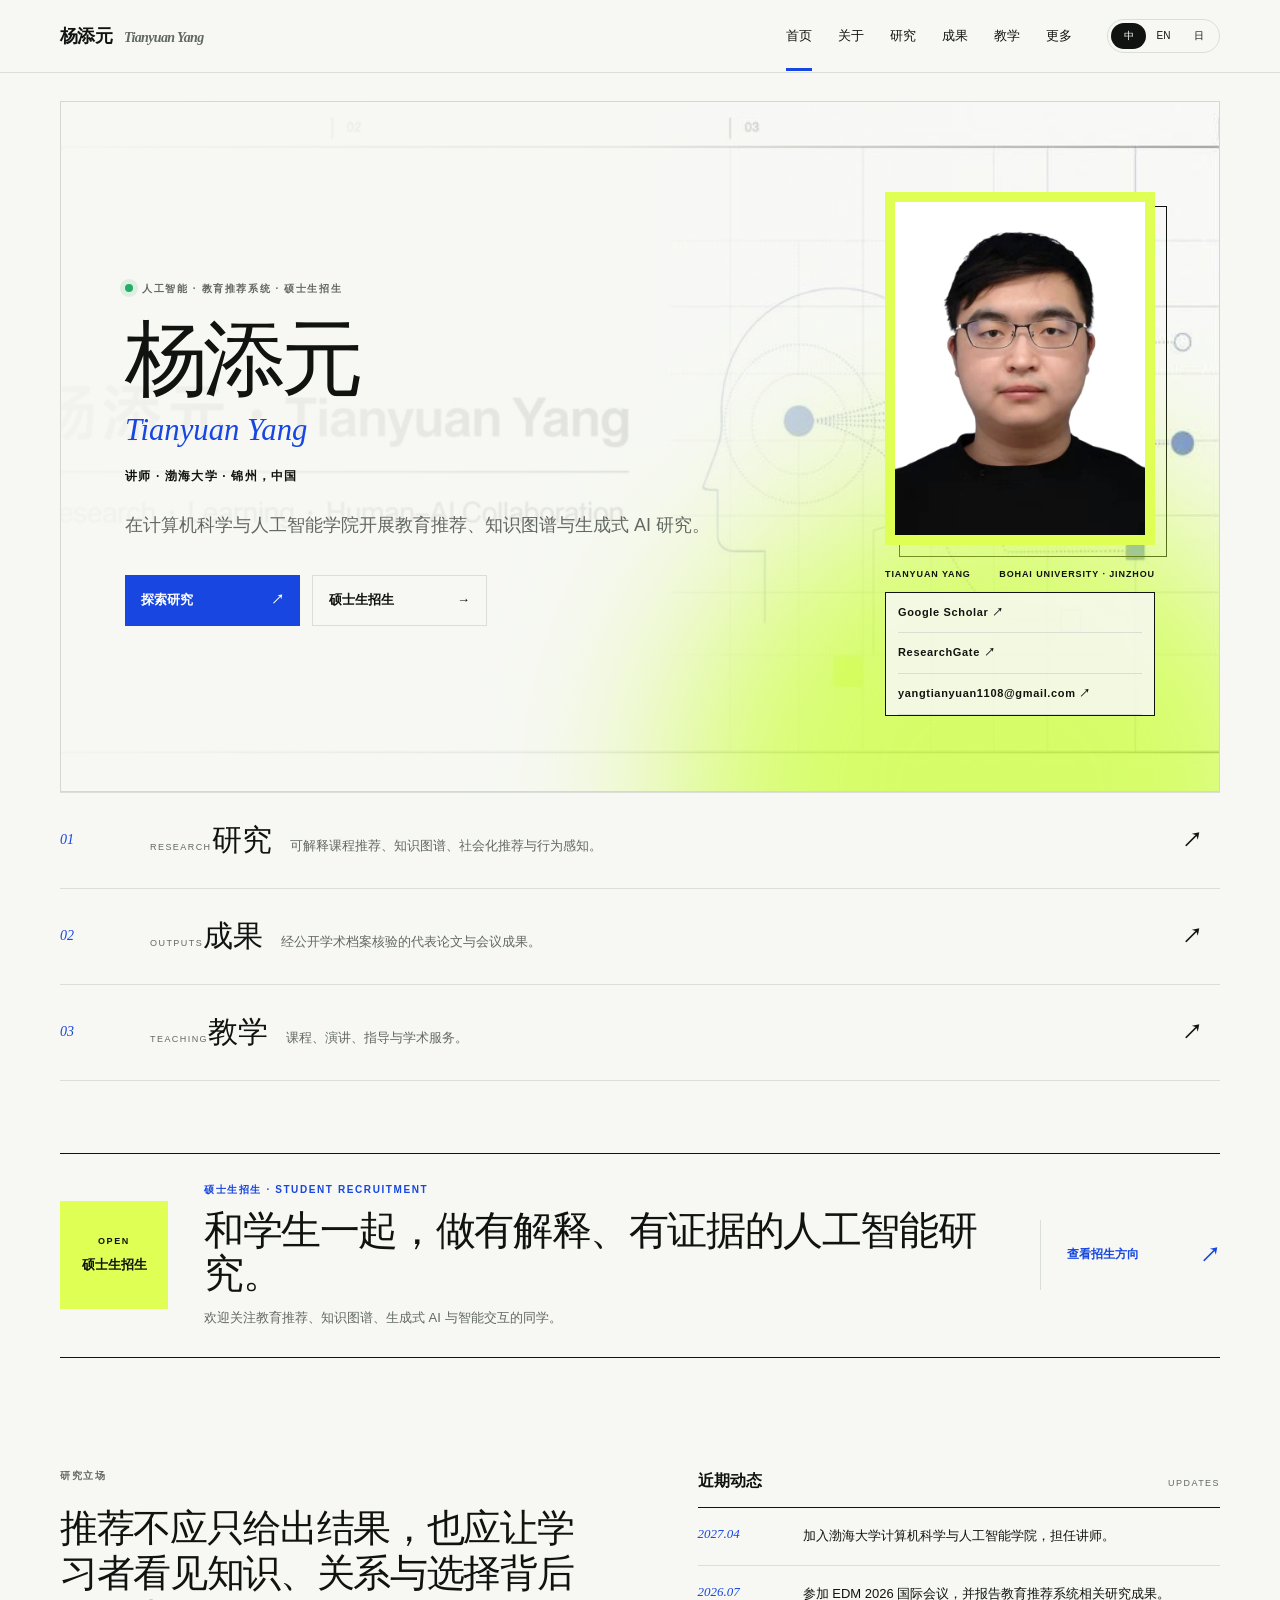
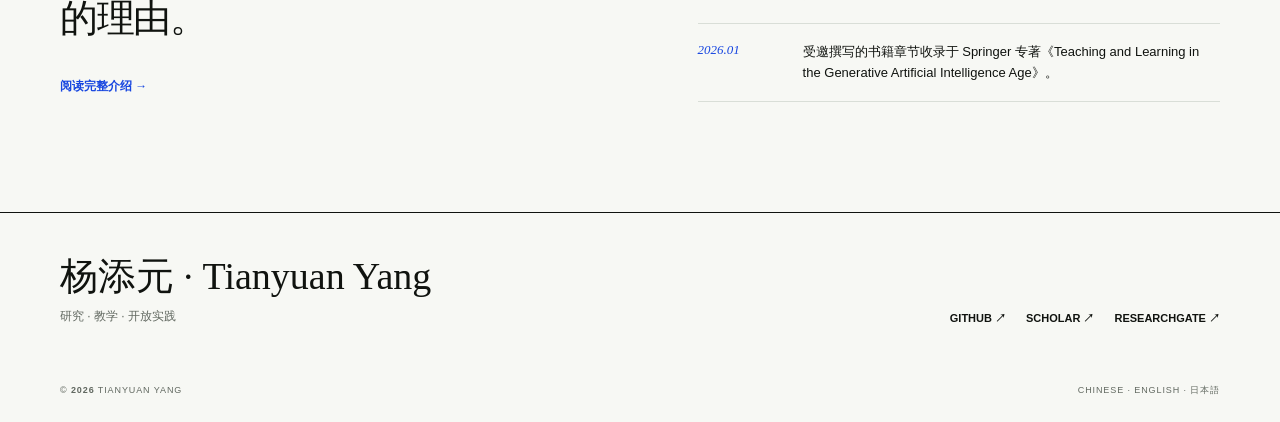
<file: index.html>
<!doctype html><html lang="zh-CN"><head><meta charset="utf-8"><meta name="viewport" content="width=device-width,initial-scale=1"><meta name="description" content="杨添元 Tianyuan Yang · 渤海大学计算机科学与人工智能学院讲师"><meta name="theme-color" content="#f7f8f4"><meta property="og:title" content="杨添元 · Tianyuan Yang"><meta property="og:description" content="Lecturer · Artificial Intelligence · Graduate Student Recruitment"><meta property="og:type" content="website"><meta property="og:url" content="https://big-god-tianyuan.github.io/"><title>杨添元 · Tianyuan Yang</title><link rel="preconnect" href="https://avatars.githubusercontent.com"><link rel="stylesheet" href="styles.css?v=20260720-10"><style>.reveal{opacity:1!important;transform:none!important;transition:none!important}</style><script src="script.js?v=20260720-5" defer></script></head>
<body data-page="home"><a class="skip" href="#main" data-i18n="skip">跳到正文</a><header data-site-header class="site-header"><div class="nav-shell wrap"><a class="brand" href="index.html?v=20260719-7""><strong>杨添元</strong><span>Tianyuan Yang</span></a><button class="menu-button" aria-expanded="false" aria-label="Menu">☰</button><nav class="main-nav"><a class="active" href="index.html?v=20260719-7"">首页</a><a href="about.html?v=20260719-7"">关于</a><a href="research.html?v=20260719-7"">研究</a><a href="publications.html?v=20260719-7"">成果</a><a href="teaching.html?v=20260719-7"">教学</a><a href="interests.html?v=20260719-7"">更多</a></nav><div class="lang-switch" aria-label="Language"><button class="active">中</button><button>EN</button><button>日</button></div></div></header>
<main id="main">
  <section class="home-hero wrap cover-hero">
    <div class="hero-main reveal"><p class="micro"><span class="live-dot"></span><span data-i18n="home_kicker">人工智能 · 教育推荐系统 · 硕士生招生</span></p><h1 data-i18n="home_title">杨添元</h1><p class="hero-name-en">Tianyuan Yang</p><p class="hero-identity" data-i18n="hero_identity">讲师 · 渤海大学 · 锦州，中国</p><p class="hero-intro" data-i18n="home_intro">在计算机科学与人工智能学院开展教育推荐、知识图谱与生成式 AI 研究。</p><div class="hero-actions"><a class="solid-link" href="research.html?v=20260719-7""><span data-i18n="explore_research">探索研究</span><b>↗</b></a><a class="line-link" href="teaching.html?v=20260720-9#recruitment"><span data-i18n="recruit_cta">硕士生招生</span><b>→</b></a></div></div>
    <aside class="hero-aside identity-portrait reveal"><div class="portrait-frame"><img src="assets/tianyuan-yang.jpg" alt="杨添元 Tianyuan Yang" width="600" height="800"></div><div class="portrait-meta"><span>TIANYUAN YANG</span><span>BOHAI UNIVERSITY · JINZHOU</span></div><div class="academic-links"><a href="https://scholar.google.com/citations?user=Yo2p_CYAAAAJ&amp;hl=zh-CN&amp;authuser=1" target="_blank" rel="noopener">Google Scholar ↗</a><a href="https://www.researchgate.net/profile/Tianyuan-Yang-7/research" target="_blank" rel="noopener">ResearchGate ↗</a><a href="mailto:yangtianyuan1108@gmail.com">yangtianyuan1108@gmail.com ↗</a></div></aside>
  </section>
  <section class="home-index wrap reveal" aria-label="主要页面">
    <a href="research.html?v=20260719-7""><span>01</span><div><small>RESEARCH</small><h2 data-i18n="nav_research">研究</h2><p data-i18n="index_research">研究议题、方法与正在进行的项目。</p></div><b>↗</b></a>
    <a href="publications.html?v=20260719-7""><span>02</span><div><small>OUTPUTS</small><h2 data-i18n="nav_publications">成果</h2><p data-i18n="index_publications">论文、会议成果、数据与系统。</p></div><b>↗</b></a>
    <a href="teaching.html?v=20260719-7""><span>03</span><div><small>TEACHING</small><h2 data-i18n="nav_teaching">教学</h2><p data-i18n="index_teaching">课程、演讲、指导与学术服务。</p></div><b>↗</b></a>
  </section>
  <section class="recruit-invite wrap reveal" aria-labelledby="recruit-home-title"><div class="recruit-label"><span>OPEN</span><small data-i18n="recruit_cta">硕士生招生</small></div><div class="recruit-message"><p class="micro" data-i18n="recruit_kicker">STUDENT RECRUITMENT</p><h2 id="recruit-home-title" data-i18n="recruit_title">和学生一起，做有解释、有证据的人工智能研究。</h2><p data-i18n="recruit_desc">欢迎关注教育推荐、知识图谱、生成式 AI 与智能交互的同学。</p></div><a class="recruit-link" href="teaching.html?v=20260720-9#recruitment"><span data-i18n="recruit_more">查看招生方向</span><b>↗</b></a></section>
  <section class="home-lower wrap reveal"><div class="manifesto"><p class="micro" data-i18n="research_position">研究立场</p><blockquote data-i18n="manifesto">技术不只需要更聪明，也需要更容易被人理解、质疑和共同塑造。</blockquote><a href="about.html?v=20260720-8" class="text-link"><span data-i18n="read_profile">阅读完整介绍</span> →</a></div><div class="updates"><div class="section-label"><span data-i18n="recent_updates">近期动态</span><small>UPDATES</small></div><ol><li><time>2027.04</time><p data-i18n="update_1">加入渤海大学计算机科学与人工智能学院，担任讲师。</p></li><li><time>2026.07</time><p data-i18n="update_2">参加 EDM 2026 国际会议，并报告教育推荐系统相关研究成果。</p></li><li><time>2026.01</time><p data-i18n="update_3">受邀撰写的书籍章节收录于 Springer 专著《Teaching and Learning in the Generative Artificial Intelligence Age》。</p></li></ol></div></section>
</main><footer data-site-footer></footer></body></html>
</file>
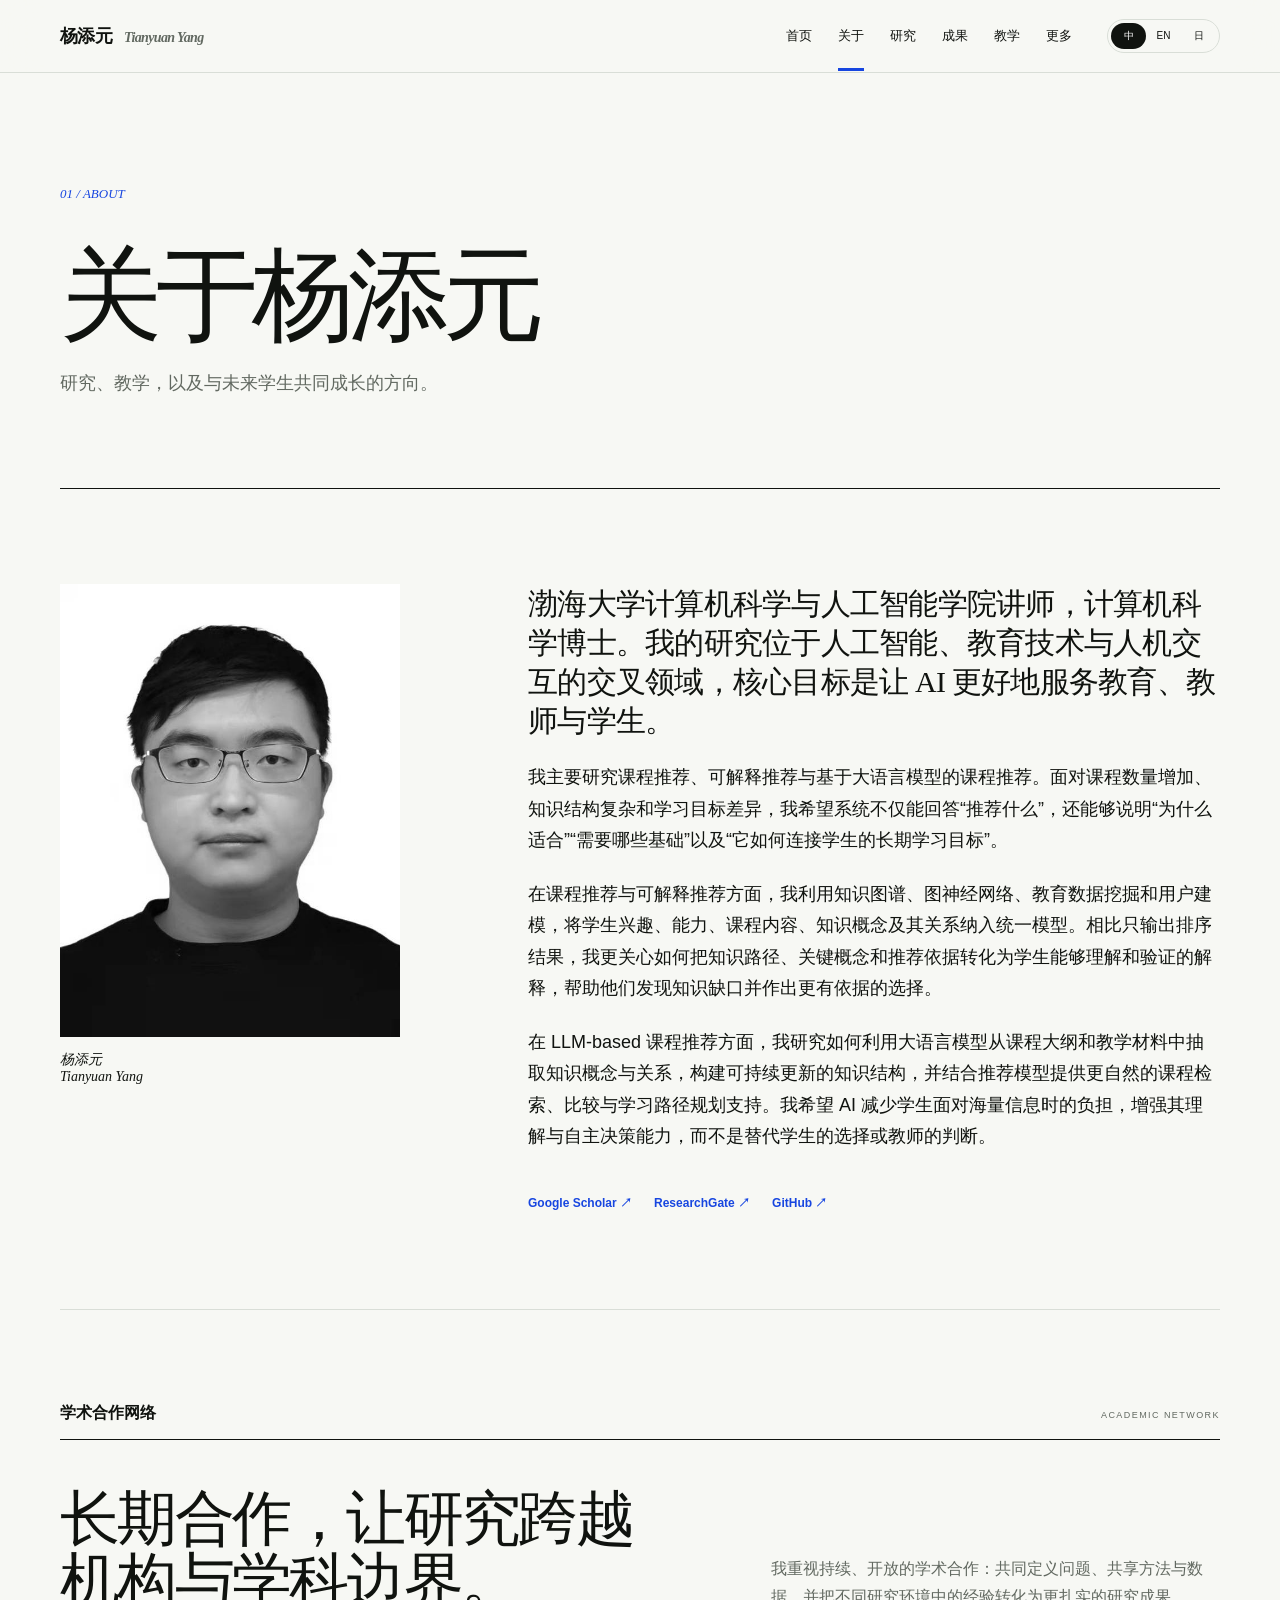
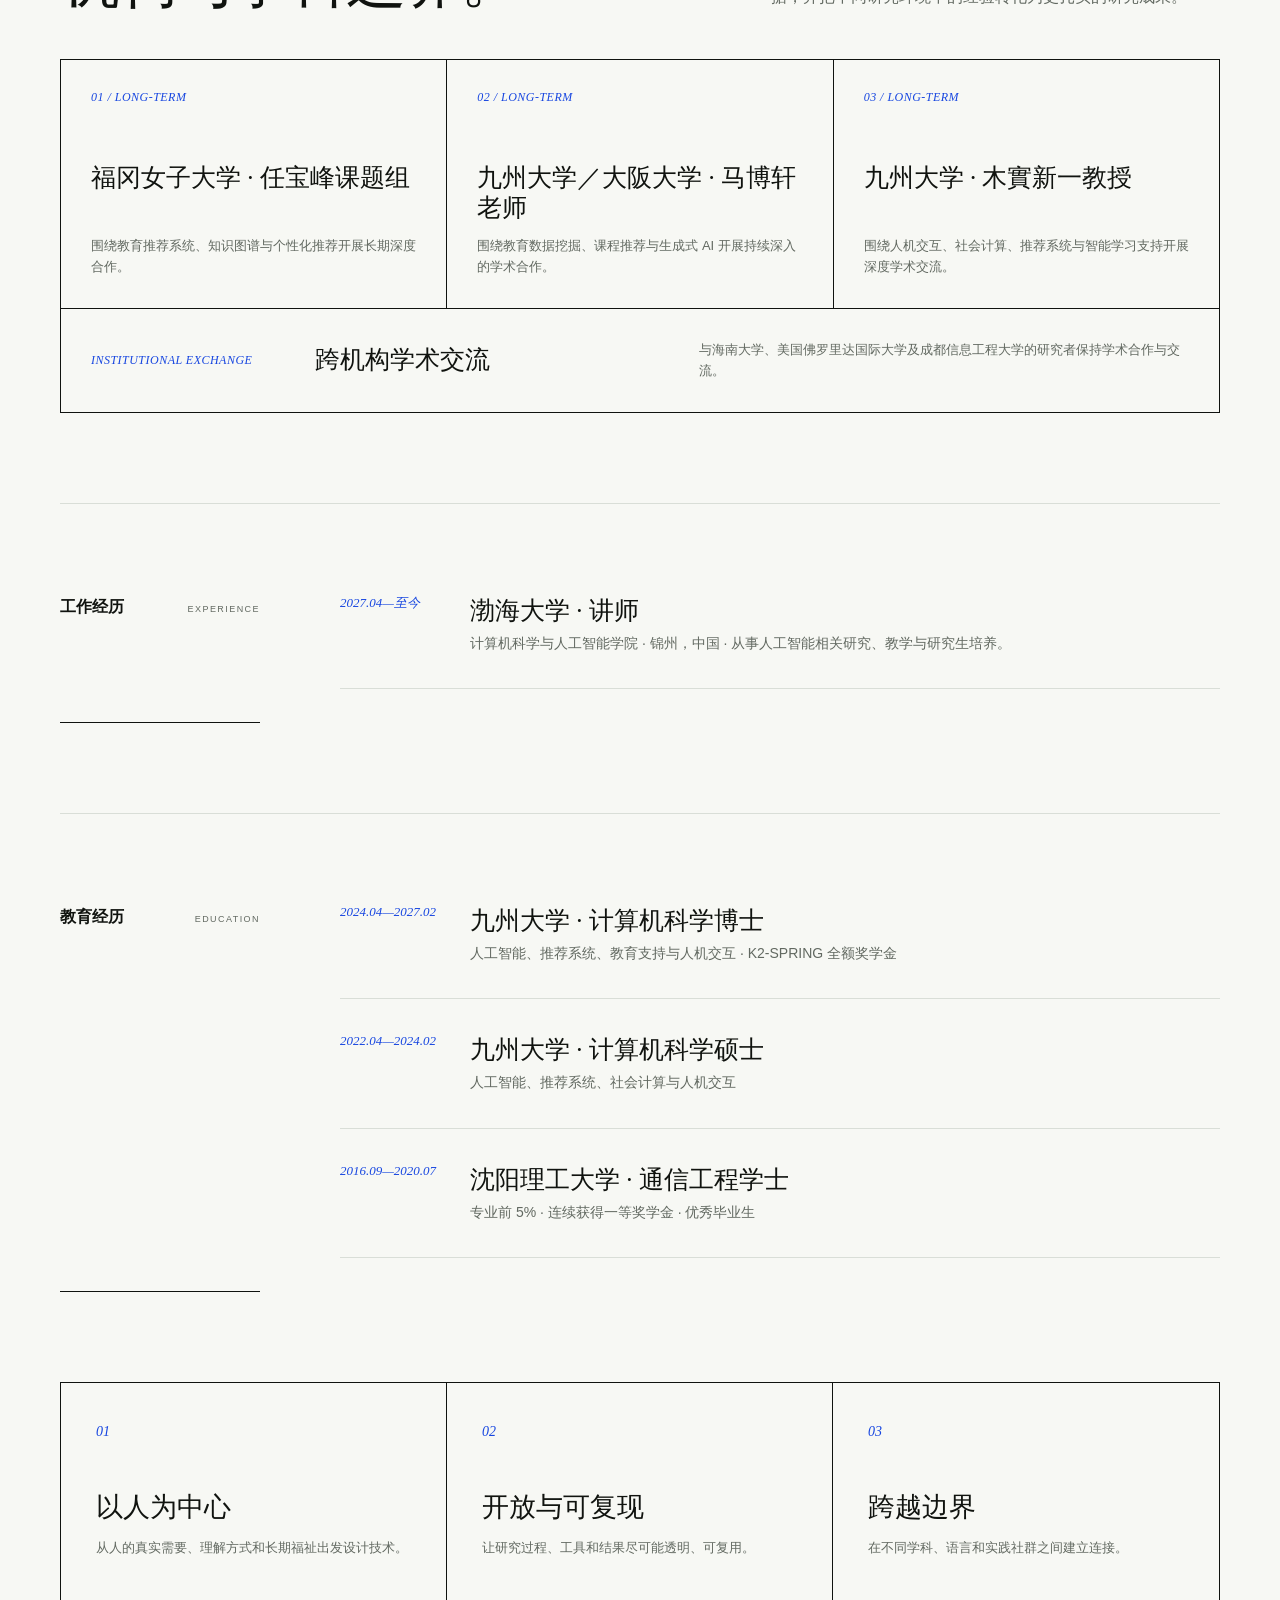
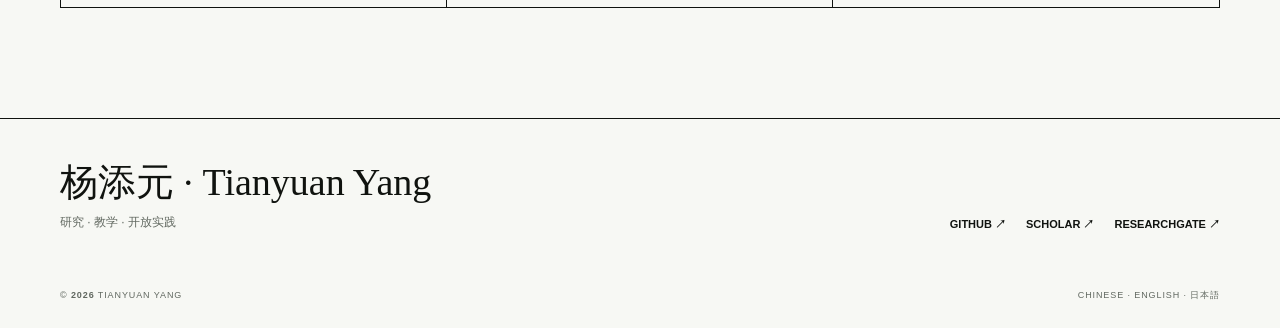
<file: about.html>
<!doctype html><html lang="zh-CN"><head><meta charset="utf-8"><meta name="viewport" content="width=device-width,initial-scale=1"><meta name="description" content="关于杨添元 Tianyuan Yang · 渤海大学讲师"><title>关于 · 杨添元</title><link rel="stylesheet" href="styles.css?v=20260720-11"><script src="script.js?v=20260720-6" defer></script></head><body data-page="about"><a class="skip" href="#main" data-i18n="skip">跳到正文</a><header data-site-header class="site-header"><div class="nav-shell wrap"><a class="brand" href="index.html?v=20260720-8"><strong>杨添元</strong><span>Tianyuan Yang</span></a><button class="menu-button" aria-expanded="false" aria-label="Menu">☰</button><nav class="main-nav"><a href="index.html?v=20260720-8">首页</a><a class="active" href="about.html?v=20260720-10">关于</a><a href="research.html?v=20260719-7">研究</a><a href="publications.html?v=20260720-publications-2">成果</a><a href="teaching.html?v=20260720-9">教学</a><a href="interests.html?v=20260719-7">更多</a></nav><div class="lang-switch" aria-label="Language"><button class="active">中</button><button>EN</button><button>日</button></div></div></header><main id="main">
<section class="page-head wrap reveal"><p class="page-no">01 / ABOUT</p><h1 data-i18n="about_title">关于杨添元</h1><p data-i18n="about_lead">研究、教学，以及与未来学生共同成长的方向。</p></section>
<section class="profile-grid wrap reveal"><div class="profile-photo"><img src="assets/tianyuan-yang.jpg" alt="杨添元 Tianyuan Yang"><p>杨添元<br>Tianyuan Yang</p></div><div class="long-copy"><p data-i18n="about_p1">渤海大学计算机科学与人工智能学院讲师，计算机科学博士。我的研究位于人工智能、教育技术与人机交互的交叉领域，核心目标是让 AI 更好地服务教育、教师与学生。</p><p data-i18n="about_p2">我主要研究课程推荐、可解释推荐与基于大语言模型的课程推荐。面对课程数量增加、知识结构复杂和学习目标差异，我希望系统不仅能回答“推荐什么”，还能够说明“为什么适合”“需要哪些基础”以及“它如何连接学生的长期学习目标”。</p><p data-i18n="about_p3">在课程推荐与可解释推荐方面，我利用知识图谱、图神经网络、教育数据挖掘和用户建模，将学生兴趣、能力、课程内容、知识概念及其关系纳入统一模型。相比只输出排序结果，我更关心如何把知识路径、关键概念和推荐依据转化为学生能够理解和验证的解释，帮助他们发现知识缺口并作出更有依据的选择。</p><p data-i18n="about_p4">在 LLM-based 课程推荐方面，我研究如何利用大语言模型从课程大纲和教学材料中抽取知识概念与关系，构建可持续更新的知识结构，并结合推荐模型提供更自然的课程检索、比较与学习路径规划支持。我希望 AI 减少学生面对海量信息时的负担，增强其理解与自主决策能力，而不是替代学生的选择或教师的判断。</p><div class="inline-links"><a href="https://scholar.google.com/citations?user=Yo2p_CYAAAAJ&amp;hl=zh-CN&amp;authuser=1" target="_blank" rel="noopener">Google Scholar ↗</a><a href="https://www.researchgate.net/profile/Tianyuan-Yang-7/research" target="_blank" rel="noopener">ResearchGate ↗</a><a href="https://github.com/Big-God-Tianyuan" target="_blank" rel="noopener">GitHub ↗</a></div></div></section>
<section class="collaboration-section wrap reveal"><div class="section-label"><span data-i18n="collab_title">学术合作网络</span><small>ACADEMIC NETWORK</small></div><div class="collab-intro"><h2 data-i18n="collab_heading">长期合作，让研究跨越机构与学科边界。</h2><p data-i18n="collab_intro">我重视持续、开放的学术合作：共同定义问题、共享方法与数据，并把不同研究环境中的经验转化为更扎实的研究成果。</p></div><div class="collab-grid"><article><span>01 / LONG-TERM</span><h3 data-i18n="collab_ren_title">福冈女子大学 · 任宝峰课题组</h3><p data-i18n="collab_ren_desc">围绕教育推荐系统、知识图谱与个性化推荐开展长期深度合作。</p></article><article><span>02 / LONG-TERM</span><h3 data-i18n="collab_ma_title">九州大学／大阪大学 · 马博轩老师</h3><p data-i18n="collab_ma_desc">围绕教育数据挖掘、课程推荐与生成式 AI 开展持续深入的学术合作。</p></article><article><span>03 / LONG-TERM</span><h3 data-i18n="collab_konomi_title">九州大学 · 木實新一教授</h3><p data-i18n="collab_konomi_desc">围绕人机交互、社会计算、推荐系统与智能学习支持开展深度学术交流。</p></article><article class="collab-wide"><span>INSTITUTIONAL EXCHANGE</span><h3 data-i18n="collab_institutions_title">跨机构学术交流</h3><p data-i18n="collab_institutions_desc">与海南大学、美国佛罗里达国际大学及成都信息工程大学的研究者保持学术合作与交流。</p></article></div></section>
<section class="content-section wrap reveal"><div class="section-label"><span data-i18n="experience_title">工作经历</span><small>EXPERIENCE</small></div><div class="clean-timeline"><article><time data-i18n="experience_date">2027.04—至今</time><div><h2 data-i18n="experience_role">渤海大学 · 讲师</h2><p data-i18n="experience_desc">计算机科学与人工智能学院 · 锦州，中国 · 从事人工智能相关研究、教学与研究生培养。</p></div></article></div></section>
<section class="content-section wrap reveal"><div class="section-label"><span data-i18n="journey">教育经历</span><small>EDUCATION</small></div><div class="clean-timeline"><article><time>2024.04—2027.02</time><div><h2 data-i18n="timeline_now_title">九州大学 · 计算机科学博士</h2><p data-i18n="timeline_now_desc">人工智能、推荐系统、教育支持与人机交互 · K2-SPRING 全额奖学金</p></div></article><article><time>2022.04—2024.02</time><div><h2 data-i18n="timeline_phd_title">九州大学 · 计算机科学硕士</h2><p data-i18n="timeline_phd_desc">人工智能、推荐系统、社会计算与人机交互</p></div></article><article><time>2016.09—2020.07</time><div><h2 data-i18n="timeline_early_title">沈阳理工大学 · 通信工程学士</h2><p data-i18n="timeline_early_desc">专业前 5% · 连续获得一等奖学金 · 优秀毕业生</p></div></article></div></section>
<section class="values wrap reveal"><div><span>01</span><h2 data-i18n="value_1_title">以人为中心</h2><p data-i18n="value_1_desc">从人的真实需要、理解方式和长期福祉出发设计技术。</p></div><div><span>02</span><h2 data-i18n="value_2_title">开放与可复现</h2><p data-i18n="value_2_desc">让研究过程、工具和结果尽可能透明、可复用。</p></div><div><span>03</span><h2 data-i18n="value_3_title">跨越边界</h2><p data-i18n="value_3_desc">在不同学科、语言和实践社群之间建立连接。</p></div></section>
</main><footer data-site-footer></footer></body></html>
</file>
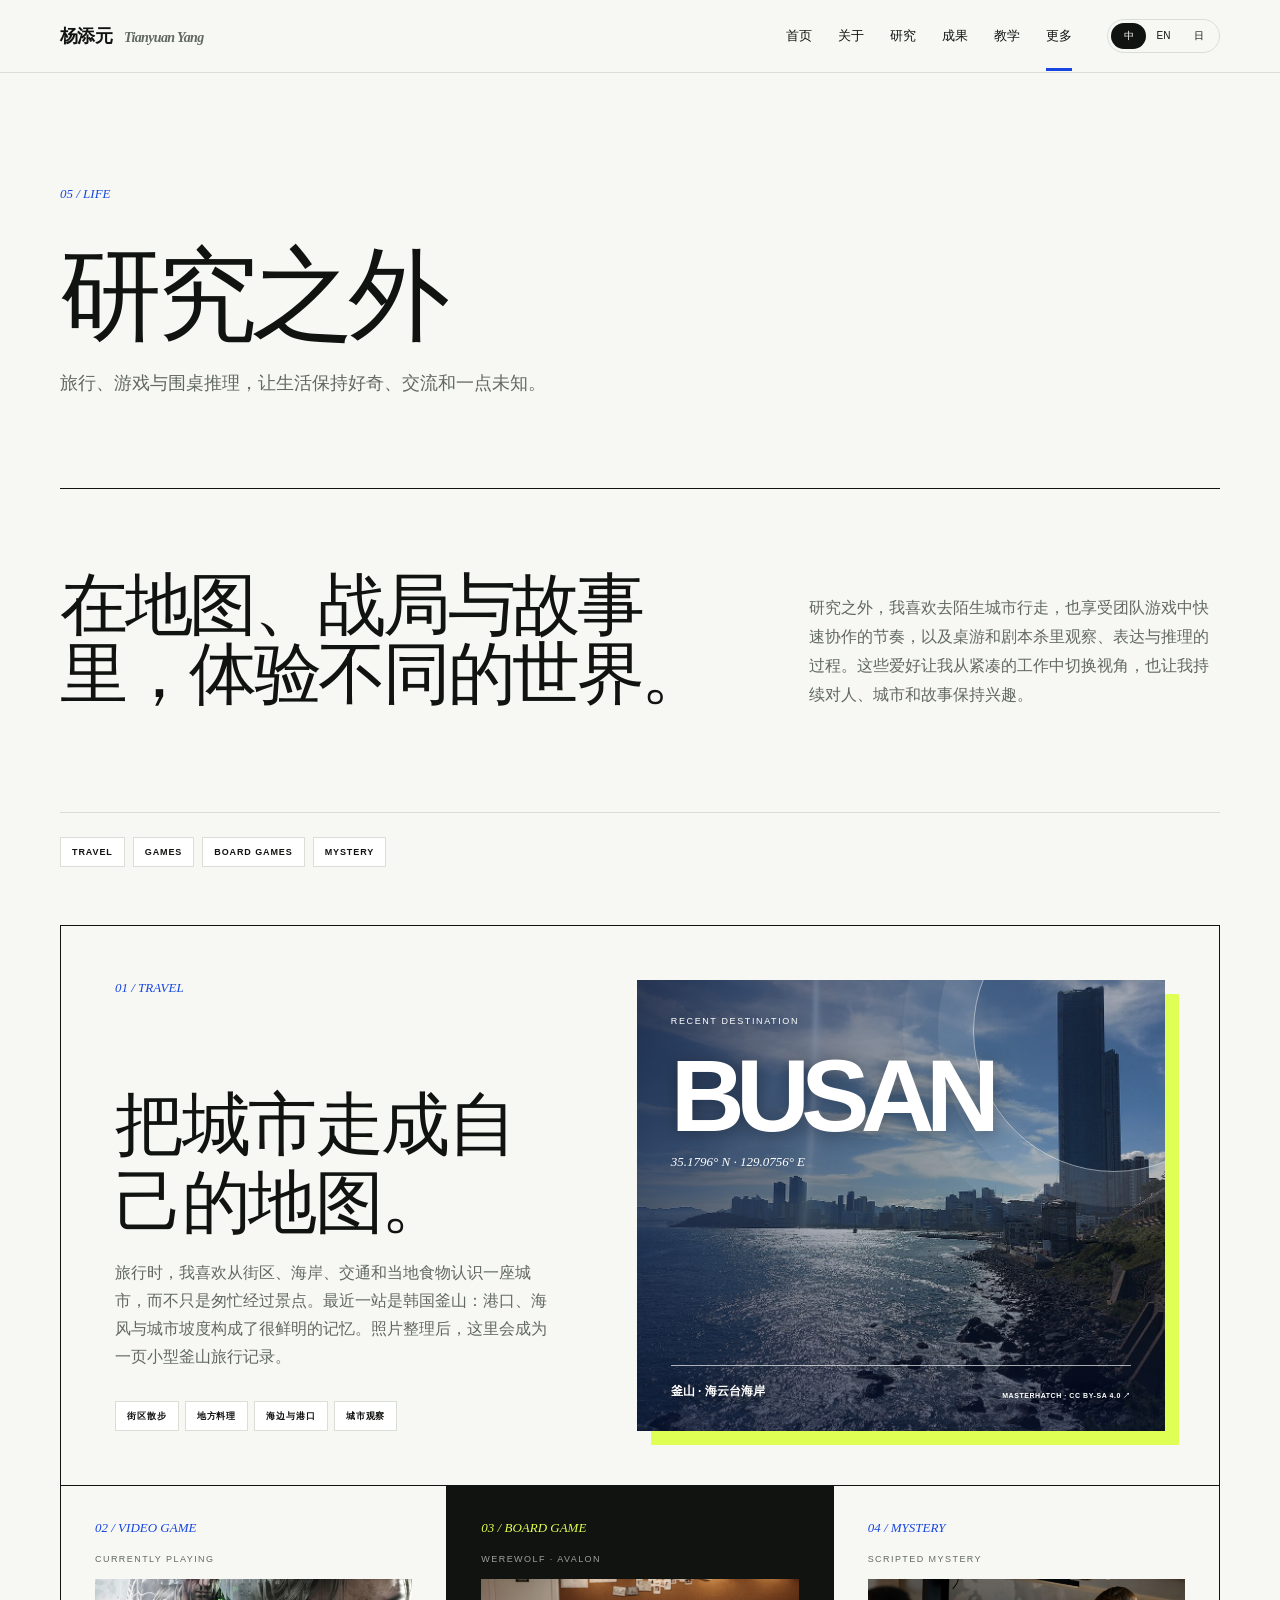
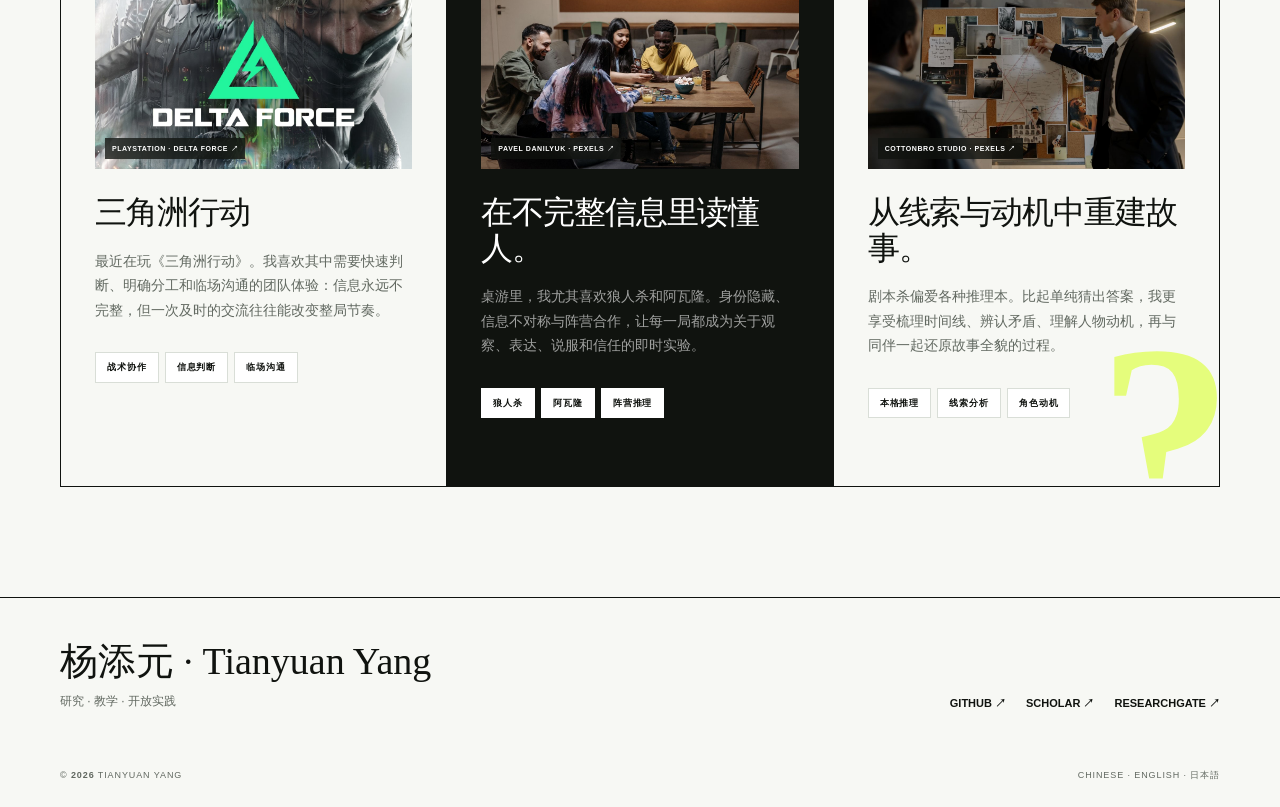
<file: interests.html>
<!doctype html><html lang="zh-CN"><head><meta charset="utf-8"><meta name="viewport" content="width=device-width,initial-scale=1"><meta name="description" content="杨添元的旅行、游戏、桌游与推理兴趣"><title>更多 · 杨添元</title><link rel="stylesheet" href="styles.css?v=20260720-13"><script src="script.js?v=20260720-8" defer></script></head><body data-page="interests"><a class="skip" href="#main" data-i18n="skip">跳到正文</a><header data-site-header class="site-header"><div class="nav-shell wrap"><a class="brand" href="index.html?v=20260720-8"><strong>杨添元</strong><span>Tianyuan Yang</span></a><button class="menu-button" aria-expanded="false" aria-label="Menu">☰</button><nav class="main-nav"><a href="index.html?v=20260720-8">首页</a><a href="about.html?v=20260720-10">关于</a><a href="research.html?v=20260719-7">研究</a><a href="publications.html?v=20260720-publications-2">成果</a><a href="teaching.html?v=20260720-9">教学</a><a class="active" href="interests.html?v=20260720-11">更多</a></nav><div class="lang-switch" aria-label="Language"><button class="active">中</button><button>EN</button><button>日</button></div></div></header><main id="main">
<section class="page-head wrap reveal"><p class="page-no">05 / LIFE</p><h1 data-i18n="more_title">研究之外</h1><p data-i18n="more_lead">旅行、游戏与围桌推理，让生活保持好奇、交流和一点未知。</p></section>
<section class="life-intro wrap reveal"><h2 data-i18n="life_intro_title">在地图、战局与故事里，体验不同的世界。</h2><p data-i18n="life_intro_desc">研究之外，我喜欢去陌生城市行走，也享受团队游戏中快速协作的节奏，以及桌游和剧本杀里观察、表达与推理的过程。这些爱好让我从紧凑的工作中切换视角，也让我持续对人、城市和故事保持兴趣。</p><div class="interest-keywords" aria-hidden="true"><span>TRAVEL</span><span>GAMES</span><span>BOARD GAMES</span><span>MYSTERY</span></div></section>
<section class="life-grid wrap reveal" aria-label="个人兴趣"><article class="interest-card travel-card"><div class="interest-copy"><p class="interest-index">01 / TRAVEL</p><h2 data-i18n="travel_title">把城市走成自己的地图。</h2><p data-i18n="travel_desc">旅行时，我喜欢从街区、海岸、交通和当地食物认识一座城市，而不只是匆忙经过景点。最近一站是韩国釜山：港口、海风与城市坡度构成了很鲜明的记忆。照片整理后，这里会成为一页小型釜山旅行记录。</p><div class="interest-tags"><span data-i18n="travel_tag1">街区散步</span><span data-i18n="travel_tag2">地方料理</span><span data-i18n="travel_tag3">海边与港口</span><span data-i18n="travel_tag4">城市观察</span></div></div><div class="travel-visual" role="img" data-i18n-aria="travel_visual_label" aria-label="韩国釜山海云台海岸与城市天际线"><img src="assets/life-busan.jpg" alt="" width="1280" height="929"><div class="busan-mark"><span>RECENT DESTINATION</span><strong>BUSAN</strong><small>35.1796° N · 129.0756° E</small></div><div class="photo-note"><b data-i18n="travel_photo">釜山 · 海云台海岸</b><a href="https://commons.wikimedia.org/wiki/File:Haeundae_District_and_Beach.jpg" target="_blank" rel="noopener">MASTERHATCH · CC BY-SA 4.0 ↗</a></div></div></article><article class="interest-card game-card"><p class="interest-index">02 / VIDEO GAME</p><small>CURRENTLY PLAYING</small><div class="interest-image"><img src="assets/life-delta-force.png" data-i18n-alt="game_image_alt" alt="三角洲行动官方游戏视觉" width="1024" height="1024" loading="lazy"><a class="image-credit" href="https://www.playstation.com/en-us/games/delta-force/" target="_blank" rel="noopener">PLAYSTATION · DELTA FORCE ↗</a></div><h2 data-i18n="game_title">三角洲行动</h2><p data-i18n="game_desc">最近在玩《三角洲行动》。我喜欢其中需要快速判断、明确分工和临场沟通的团队体验：信息永远不完整，但一次及时的交流往往能改变整局节奏。</p><div class="interest-tags"><span data-i18n="game_tag1">战术协作</span><span data-i18n="game_tag2">信息判断</span><span data-i18n="game_tag3">临场沟通</span></div></article><article class="interest-card board-card"><p class="interest-index">03 / BOARD GAME</p><small>WEREWOLF · AVALON</small><div class="interest-image"><img src="assets/life-board-games.jpg" data-i18n-alt="board_image_alt" alt="朋友们围桌进行卡牌游戏" width="1200" height="800" loading="lazy"><a class="image-credit" href="https://www.pexels.com/photo/friends-playing-on-the-table-8111359/" target="_blank" rel="noopener">PAVEL DANILYUK · PEXELS ↗</a></div><h2 data-i18n="board_title">在不完整信息里读懂人。</h2><p data-i18n="board_desc">桌游里，我尤其喜欢狼人杀和阿瓦隆。身份隐藏、信息不对称与阵营合作，让每一局都成为关于观察、表达、说服和信任的即时实验。</p><div class="interest-tags"><span data-i18n="board_tag1">狼人杀</span><span data-i18n="board_tag2">阿瓦隆</span><span data-i18n="board_tag3">阵营推理</span></div></article><article class="interest-card mystery-card"><p class="interest-index">04 / MYSTERY</p><small>SCRIPTED MYSTERY</small><div class="interest-image"><img src="assets/life-mystery.jpg" data-i18n-alt="mystery_image_alt" alt="侦探在调查板前梳理照片、地图与线索" width="1200" height="800" loading="lazy"><a class="image-credit" href="https://www.pexels.com/photo/detective-at-a-investigation-board-running-through-leads-8371732/" target="_blank" rel="noopener">COTTONBRO STUDIO · PEXELS ↗</a></div><h2 data-i18n="mystery_title">从线索与动机中重建故事。</h2><p data-i18n="mystery_desc">剧本杀偏爱各种推理本。比起单纯猜出答案，我更享受梳理时间线、辨认矛盾、理解人物动机，再与同伴一起还原故事全貌的过程。</p><div class="interest-tags"><span data-i18n="mystery_tag1">本格推理</span><span data-i18n="mystery_tag2">线索分析</span><span data-i18n="mystery_tag3">角色动机</span></div></article></section>
</main><footer data-site-footer></footer></body></html>
</file>
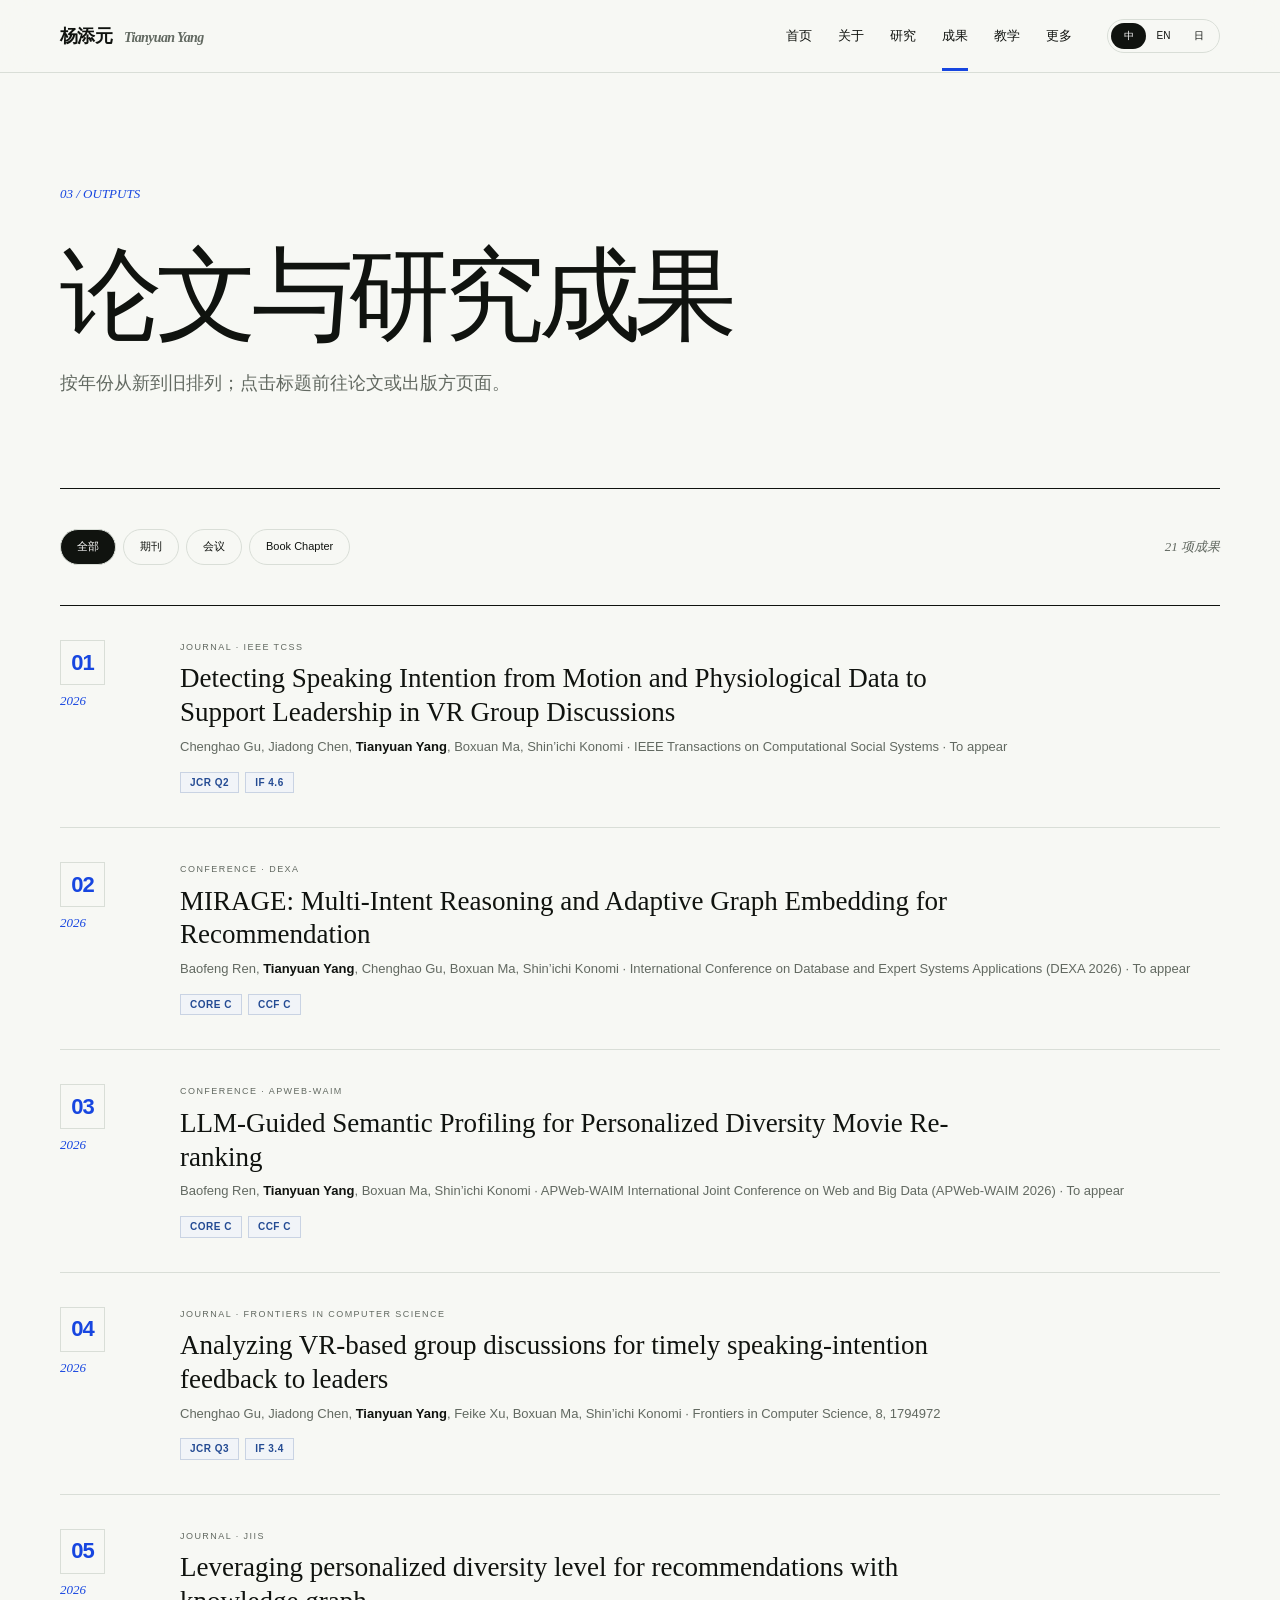
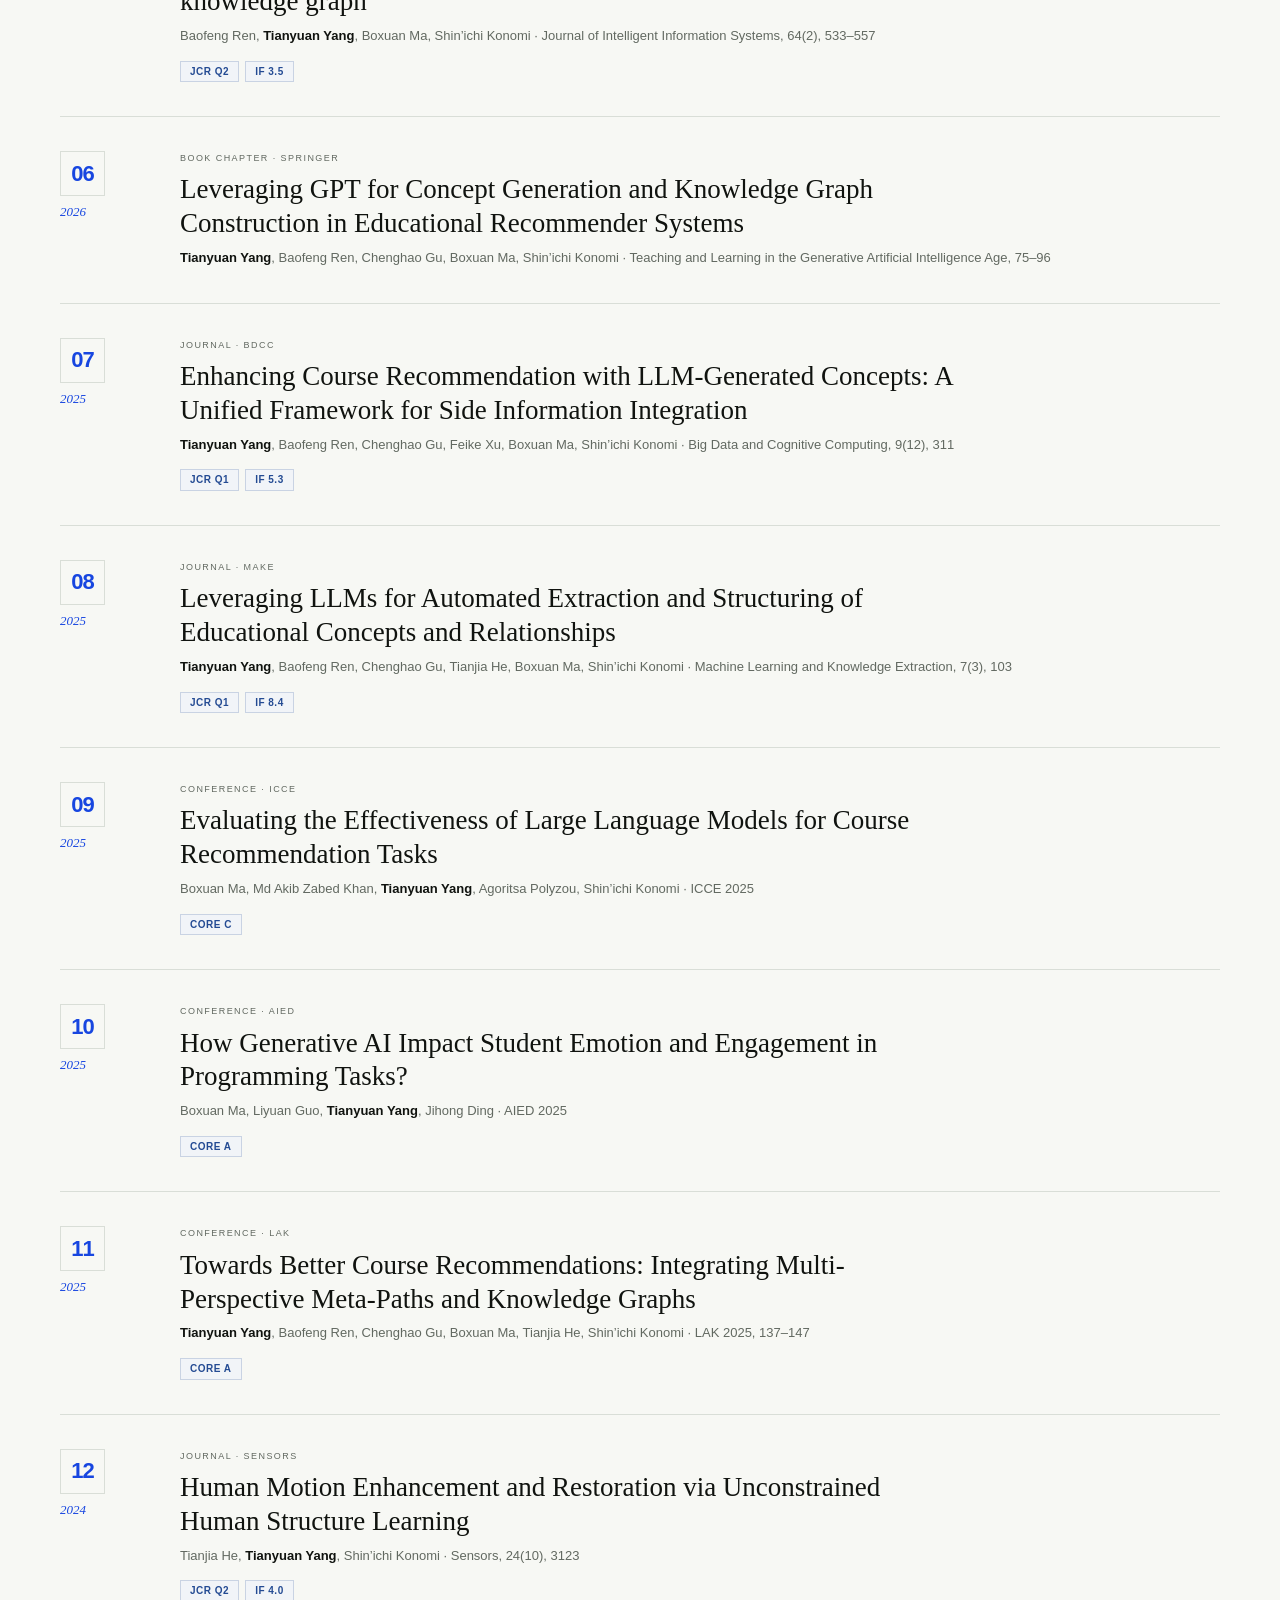
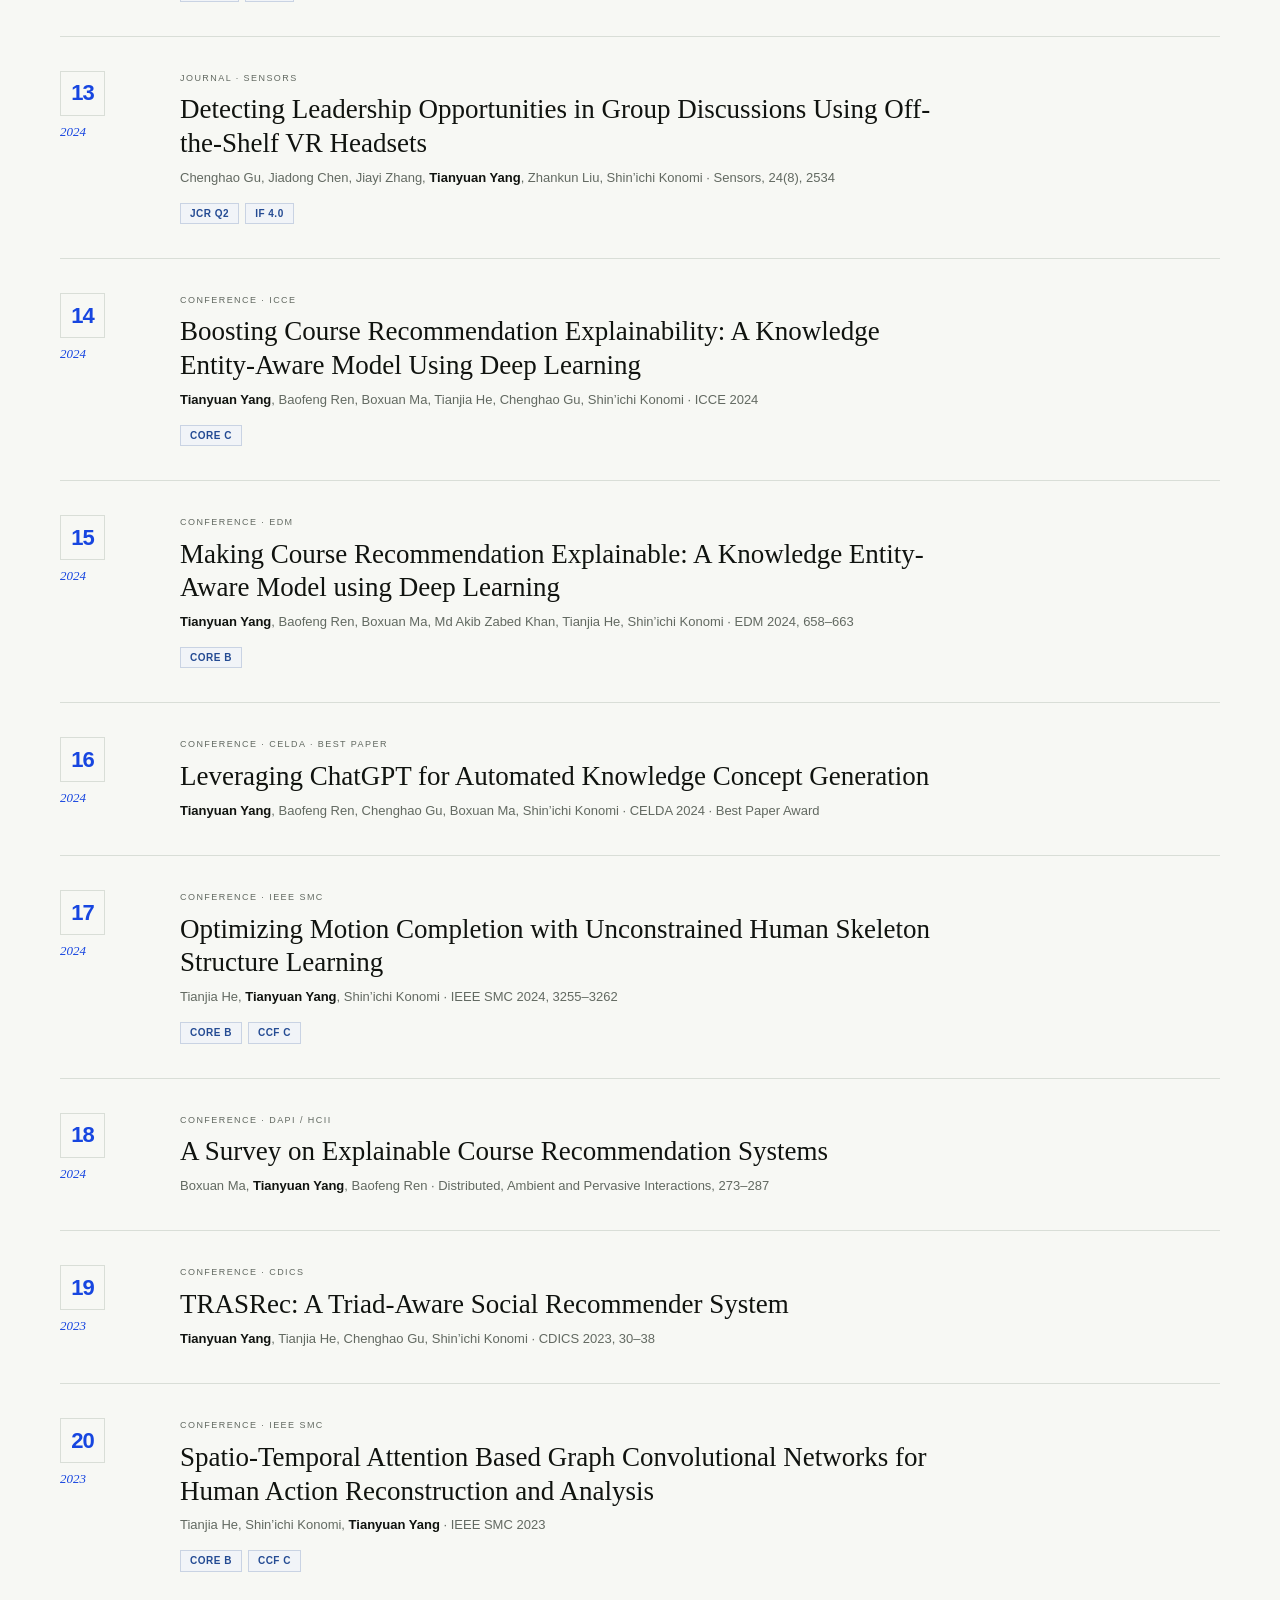
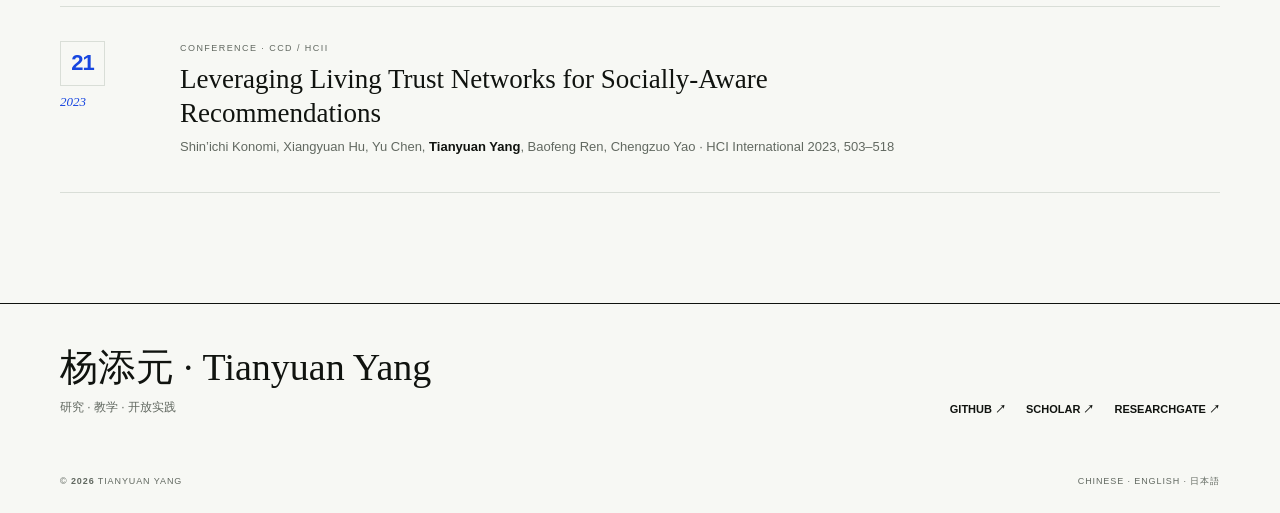
<file: publications.html>
<!doctype html>
<html lang="zh-CN">
<head>
  <meta charset="utf-8">
  <meta name="viewport" content="width=device-width,initial-scale=1">
  <meta name="description" content="杨添元的期刊、会议与书籍章节成果">
  <title>成果 · 杨添元</title>
  <link rel="stylesheet" href="styles.css?v=20260719-8">
  <script src="script.js?v=20260720-2" defer></script>
</head>
<body data-page="publications">
<a class="skip" href="#main" data-i18n="skip">跳到正文</a><header data-site-header class="site-header"><div class="nav-shell wrap"><a class="brand" href="index.html?v=20260719-7"><strong>杨添元</strong><span>Tianyuan Yang</span></a><button class="menu-button" aria-expanded="false" aria-label="Menu">☰</button><nav class="main-nav"><a href="index.html?v=20260719-7">首页</a><a href="about.html?v=20260719-7">关于</a><a href="research.html?v=20260719-7">研究</a><a class="active" href="publications.html?v=20260719-7">成果</a><a href="teaching.html?v=20260719-7">教学</a><a href="interests.html?v=20260719-7">更多</a></nav><div class="lang-switch" aria-label="Language"><button class="active">中</button><button>EN</button><button>日</button></div></div></header>
<main id="main">
  <section class="page-head wrap reveal"><p class="page-no">03 / OUTPUTS</p><h1 data-i18n="publications_title">论文与研究成果</h1><p data-i18n="publications_lead">按年份从新到旧排列；点击标题前往论文或出版方页面。</p></section>
  <section class="pub-tools wrap reveal"><div class="filters" role="group" aria-label="Filter publications"><button class="active" data-filter="all" data-i18n="filter_all">全部</button><button data-filter="journal" data-i18n="filter_journal">期刊</button><button data-filter="conference" data-i18n="filter_conference">会议</button><button data-filter="book" data-i18n="filter_book">Book Chapter</button></div><p><span data-visible-count>21</span> <span data-i18n="items">项成果</span></p></section>
  <section class="pub-list wrap">
    <article class="pub-item reveal" data-type="journal"><time><span class="pub-number">01</span><span class="pub-year">2026</span></time><div><div class="pub-type">JOURNAL · IEEE TCSS</div><h2><a href="https://ieeexplore.ieee.org/search/searchresult.jsp?newsearch=true&amp;queryText=%22Detecting%20Speaking%20Intention%20from%20Motion%20and%20Physiological%20Data%20to%20Support%20Leadership%20in%20VR%20Group%20Discussions%22" target="_blank" rel="noopener">Detecting Speaking Intention from Motion and Physiological Data to Support Leadership in VR Group Discussions</a></h2><p>Chenghao Gu, Jiadong Chen, <strong class="self-author">Tianyuan Yang</strong>, Boxuan Ma, Shin’ichi Konomi · IEEE Transactions on Computational Social Systems · To appear</p><p class="pub-metrics"><span>JCR Q2</span><span>IF 4.6</span></p></div></article>
    <article class="pub-item reveal" data-type="conference"><time><span class="pub-number">02</span><span class="pub-year">2026</span></time><div><div class="pub-type">CONFERENCE · DEXA</div><h2><a href="https://link.springer.com/book/9783032343734" target="_blank" rel="noopener">MIRAGE: Multi-Intent Reasoning and Adaptive Graph Embedding for Recommendation</a></h2><p>Baofeng Ren, <strong class="self-author">Tianyuan Yang</strong>, Chenghao Gu, Boxuan Ma, Shin’ichi Konomi · International Conference on Database and Expert Systems Applications (DEXA 2026) · To appear</p><p class="pub-metrics"><span>CORE C</span><span>CCF C</span></p></div></article>
    <article class="pub-item reveal" data-type="conference"><time><span class="pub-number">03</span><span class="pub-year">2026</span></time><div><div class="pub-type">CONFERENCE · APWEB-WAIM</div><h2><a href="https://conferences.sigappfr.org/apweb2026/call-for-papers/" target="_blank" rel="noopener">LLM-Guided Semantic Profiling for Personalized Diversity Movie Re-ranking</a></h2><p>Baofeng Ren, <strong class="self-author">Tianyuan Yang</strong>, Boxuan Ma, Shin’ichi Konomi · APWeb-WAIM International Joint Conference on Web and Big Data (APWeb-WAIM 2026) · To appear</p><p class="pub-metrics"><span>CORE C</span><span>CCF C</span></p></div></article>
    <article class="pub-item reveal" data-type="journal"><time><span class="pub-number">04</span><span class="pub-year">2026</span></time><div><div class="pub-type">JOURNAL · FRONTIERS IN COMPUTER SCIENCE</div><h2><a href="https://doi.org/10.3389/fcomp.2026.1794972" target="_blank" rel="noopener">Analyzing VR-based group discussions for timely speaking-intention feedback to leaders</a></h2><p>Chenghao Gu, Jiadong Chen, <strong class="self-author">Tianyuan Yang</strong>, Feike Xu, Boxuan Ma, Shin’ichi Konomi · Frontiers in Computer Science, 8, 1794972</p><p class="pub-metrics"><span>JCR Q3</span><span>IF 3.4</span></p></div></article>
    <article class="pub-item reveal" data-type="journal"><time><span class="pub-number">05</span><span class="pub-year">2026</span></time><div><div class="pub-type">JOURNAL · JIIS</div><h2><a href="https://doi.org/10.1007/s10844-025-01013-8" target="_blank" rel="noopener">Leveraging personalized diversity level for recommendations with knowledge graph</a></h2><p>Baofeng Ren, <strong class="self-author">Tianyuan Yang</strong>, Boxuan Ma, Shin’ichi Konomi · Journal of Intelligent Information Systems, 64(2), 533–557</p><p class="pub-metrics"><span>JCR Q2</span><span>IF 3.5</span></p></div></article>
    <article class="pub-item reveal" data-type="book"><time><span class="pub-number">06</span><span class="pub-year">2026</span></time><div><div class="pub-type">BOOK CHAPTER · SPRINGER</div><h2><a href="https://doi.org/10.1007/978-3-032-05817-1_4" target="_blank" rel="noopener">Leveraging GPT for Concept Generation and Knowledge Graph Construction in Educational Recommender Systems</a></h2><p><strong class="self-author">Tianyuan Yang</strong>, Baofeng Ren, Chenghao Gu, Boxuan Ma, Shin’ichi Konomi · Teaching and Learning in the Generative Artificial Intelligence Age, 75–96</p></div></article>

    <article class="pub-item reveal" data-type="journal"><time><span class="pub-number">07</span><span class="pub-year">2025</span></time><div><div class="pub-type">JOURNAL · BDCC</div><h2><a href="https://doi.org/10.3390/bdcc9120311" target="_blank" rel="noopener">Enhancing Course Recommendation with LLM-Generated Concepts: A Unified Framework for Side Information Integration</a></h2><p><strong class="self-author">Tianyuan Yang</strong>, Baofeng Ren, Chenghao Gu, Feike Xu, Boxuan Ma, Shin’ichi Konomi · Big Data and Cognitive Computing, 9(12), 311</p><p class="pub-metrics"><span>JCR Q1</span><span>IF 5.3</span></p></div></article>
    <article class="pub-item reveal" data-type="journal"><time><span class="pub-number">08</span><span class="pub-year">2025</span></time><div><div class="pub-type">JOURNAL · MAKE</div><h2><a href="https://doi.org/10.3390/make7030103" target="_blank" rel="noopener">Leveraging LLMs for Automated Extraction and Structuring of Educational Concepts and Relationships</a></h2><p><strong class="self-author">Tianyuan Yang</strong>, Baofeng Ren, Chenghao Gu, Tianjia He, Boxuan Ma, Shin’ichi Konomi · Machine Learning and Knowledge Extraction, 7(3), 103</p><p class="pub-metrics"><span>JCR Q1</span><span>IF 8.4</span></p></div></article>
    <article class="pub-item reveal" data-type="conference"><time><span class="pub-number">09</span><span class="pub-year">2025</span></time><div><div class="pub-type">CONFERENCE · ICCE</div><h2><a href="https://library.apsce.net/index.php/ICCE/article/view/5914" target="_blank" rel="noopener">Evaluating the Effectiveness of Large Language Models for Course Recommendation Tasks</a></h2><p>Boxuan Ma, Md Akib Zabed Khan, <strong class="self-author">Tianyuan Yang</strong>, Agoritsa Polyzou, Shin’ichi Konomi · ICCE 2025</p><p class="pub-metrics"><span>CORE C</span></p></div></article>
    <article class="pub-item reveal" data-type="conference"><time><span class="pub-number">10</span><span class="pub-year">2025</span></time><div><div class="pub-type">CONFERENCE · AIED</div><h2><a href="https://doi.org/10.1007/978-3-031-98462-4_30" target="_blank" rel="noopener">How Generative AI Impact Student Emotion and Engagement in Programming Tasks?</a></h2><p>Boxuan Ma, Liyuan Guo, <strong class="self-author">Tianyuan Yang</strong>, Jihong Ding · AIED 2025</p><p class="pub-metrics"><span>CORE A</span></p></div></article>
    <article class="pub-item reveal" data-type="conference"><time><span class="pub-number">11</span><span class="pub-year">2025</span></time><div><div class="pub-type">CONFERENCE · LAK</div><h2><a href="https://doi.org/10.1145/3706468.3706486" target="_blank" rel="noopener">Towards Better Course Recommendations: Integrating Multi-Perspective Meta-Paths and Knowledge Graphs</a></h2><p><strong class="self-author">Tianyuan Yang</strong>, Baofeng Ren, Chenghao Gu, Boxuan Ma, Tianjia He, Shin’ichi Konomi · LAK 2025, 137–147</p><p class="pub-metrics"><span>CORE A</span></p></div></article>

    <article class="pub-item reveal" data-type="journal"><time><span class="pub-number">12</span><span class="pub-year">2024</span></time><div><div class="pub-type">JOURNAL · SENSORS</div><h2><a href="https://doi.org/10.3390/s24103123" target="_blank" rel="noopener">Human Motion Enhancement and Restoration via Unconstrained Human Structure Learning</a></h2><p>Tianjia He, <strong class="self-author">Tianyuan Yang</strong>, Shin’ichi Konomi · Sensors, 24(10), 3123</p><p class="pub-metrics"><span>JCR Q2</span><span>IF 4.0</span></p></div></article>
    <article class="pub-item reveal" data-type="journal"><time><span class="pub-number">13</span><span class="pub-year">2024</span></time><div><div class="pub-type">JOURNAL · SENSORS</div><h2><a href="https://doi.org/10.3390/s24082534" target="_blank" rel="noopener">Detecting Leadership Opportunities in Group Discussions Using Off-the-Shelf VR Headsets</a></h2><p>Chenghao Gu, Jiadong Chen, Jiayi Zhang, <strong class="self-author">Tianyuan Yang</strong>, Zhankun Liu, Shin’ichi Konomi · Sensors, 24(8), 2534</p><p class="pub-metrics"><span>JCR Q2</span><span>IF 4.0</span></p></div></article>
    <article class="pub-item reveal" data-type="conference"><time><span class="pub-number">14</span><span class="pub-year">2024</span></time><div><div class="pub-type">CONFERENCE · ICCE</div><h2><a href="https://dblp.org/rec/conf/icce/YangRMHGK24" target="_blank" rel="noopener">Boosting Course Recommendation Explainability: A Knowledge Entity-Aware Model Using Deep Learning</a></h2><p><strong class="self-author">Tianyuan Yang</strong>, Baofeng Ren, Boxuan Ma, Tianjia He, Chenghao Gu, Shin’ichi Konomi · ICCE 2024</p><p class="pub-metrics"><span>CORE C</span></p></div></article>
    <article class="pub-item reveal" data-type="conference"><time><span class="pub-number">15</span><span class="pub-year">2024</span></time><div><div class="pub-type">CONFERENCE · EDM</div><h2><a href="https://www.educationaldatamining.org/edm2024/proceedings/2024.EDM-posters.69/" target="_blank" rel="noopener">Making Course Recommendation Explainable: A Knowledge Entity-Aware Model using Deep Learning</a></h2><p><strong class="self-author">Tianyuan Yang</strong>, Baofeng Ren, Boxuan Ma, Md Akib Zabed Khan, Tianjia He, Shin’ichi Konomi · EDM 2024, 658–663</p><p class="pub-metrics"><span>CORE B</span></p></div></article>
    <article class="pub-item reveal" data-type="conference"><time><span class="pub-number">16</span><span class="pub-year">2024</span></time><div><div class="pub-type">CONFERENCE · CELDA · BEST PAPER</div><h2><a href="https://eric.ed.gov/?id=ED665357" target="_blank" rel="noopener">Leveraging ChatGPT for Automated Knowledge Concept Generation</a></h2><p><strong class="self-author">Tianyuan Yang</strong>, Baofeng Ren, Chenghao Gu, Boxuan Ma, Shin’ichi Konomi · CELDA 2024 · Best Paper Award</p></div></article>
    <article class="pub-item reveal" data-type="conference"><time><span class="pub-number">17</span><span class="pub-year">2024</span></time><div><div class="pub-type">CONFERENCE · IEEE SMC</div><h2><a href="https://dblp.org/rec/conf/smc/HeYK24" target="_blank" rel="noopener">Optimizing Motion Completion with Unconstrained Human Skeleton Structure Learning</a></h2><p>Tianjia He, <strong class="self-author">Tianyuan Yang</strong>, Shin’ichi Konomi · IEEE SMC 2024, 3255–3262</p><p class="pub-metrics"><span>CORE B</span><span>CCF C</span></p></div></article>
    <article class="pub-item reveal" data-type="conference"><time><span class="pub-number">18</span><span class="pub-year">2024</span></time><div><div class="pub-type">CONFERENCE · DAPI / HCII</div><h2><a href="https://link.springer.com/book/10.1007/978-3-031-60012-8" target="_blank" rel="noopener">A Survey on Explainable Course Recommendation Systems</a></h2><p>Boxuan Ma, <strong class="self-author">Tianyuan Yang</strong>, Baofeng Ren · Distributed, Ambient and Pervasive Interactions, 273–287</p></div></article>

    <article class="pub-item reveal" data-type="conference"><time><span class="pub-number">19</span><span class="pub-year">2023</span></time><div><div class="pub-type">CONFERENCE · CDICS</div><h2><a href="https://doi.org/10.1109/CDICS61497.2023.00016" target="_blank" rel="noopener">TRASRec: A Triad-Aware Social Recommender System</a></h2><p><strong class="self-author">Tianyuan Yang</strong>, Tianjia He, Chenghao Gu, Shin’ichi Konomi · CDICS 2023, 30–38</p></div></article>
    <article class="pub-item reveal" data-type="conference"><time><span class="pub-number">20</span><span class="pub-year">2023</span></time><div><div class="pub-type">CONFERENCE · IEEE SMC</div><h2><a href="https://dblp.org/rec/conf/smc/HeKY23" target="_blank" rel="noopener">Spatio-Temporal Attention Based Graph Convolutional Networks for Human Action Reconstruction and Analysis</a></h2><p>Tianjia He, Shin’ichi Konomi, <strong class="self-author">Tianyuan Yang</strong> · IEEE SMC 2023</p><p class="pub-metrics"><span>CORE B</span><span>CCF C</span></p></div></article>
    <article class="pub-item reveal" data-type="conference"><time><span class="pub-number">21</span><span class="pub-year">2023</span></time><div><div class="pub-type">CONFERENCE · CCD / HCII</div><h2><a href="https://dblp.org/rec/conf/hci/KonomiHCYRY23" target="_blank" rel="noopener">Leveraging Living Trust Networks for Socially-Aware Recommendations</a></h2><p>Shin’ichi Konomi, Xiangyuan Hu, Yu Chen, <strong class="self-author">Tianyuan Yang</strong>, Baofeng Ren, Chengzuo Yao · HCI International 2023, 503–518</p></div></article>
  </section>
</main>
<footer data-site-footer></footer>
</body>
</html>
</file>
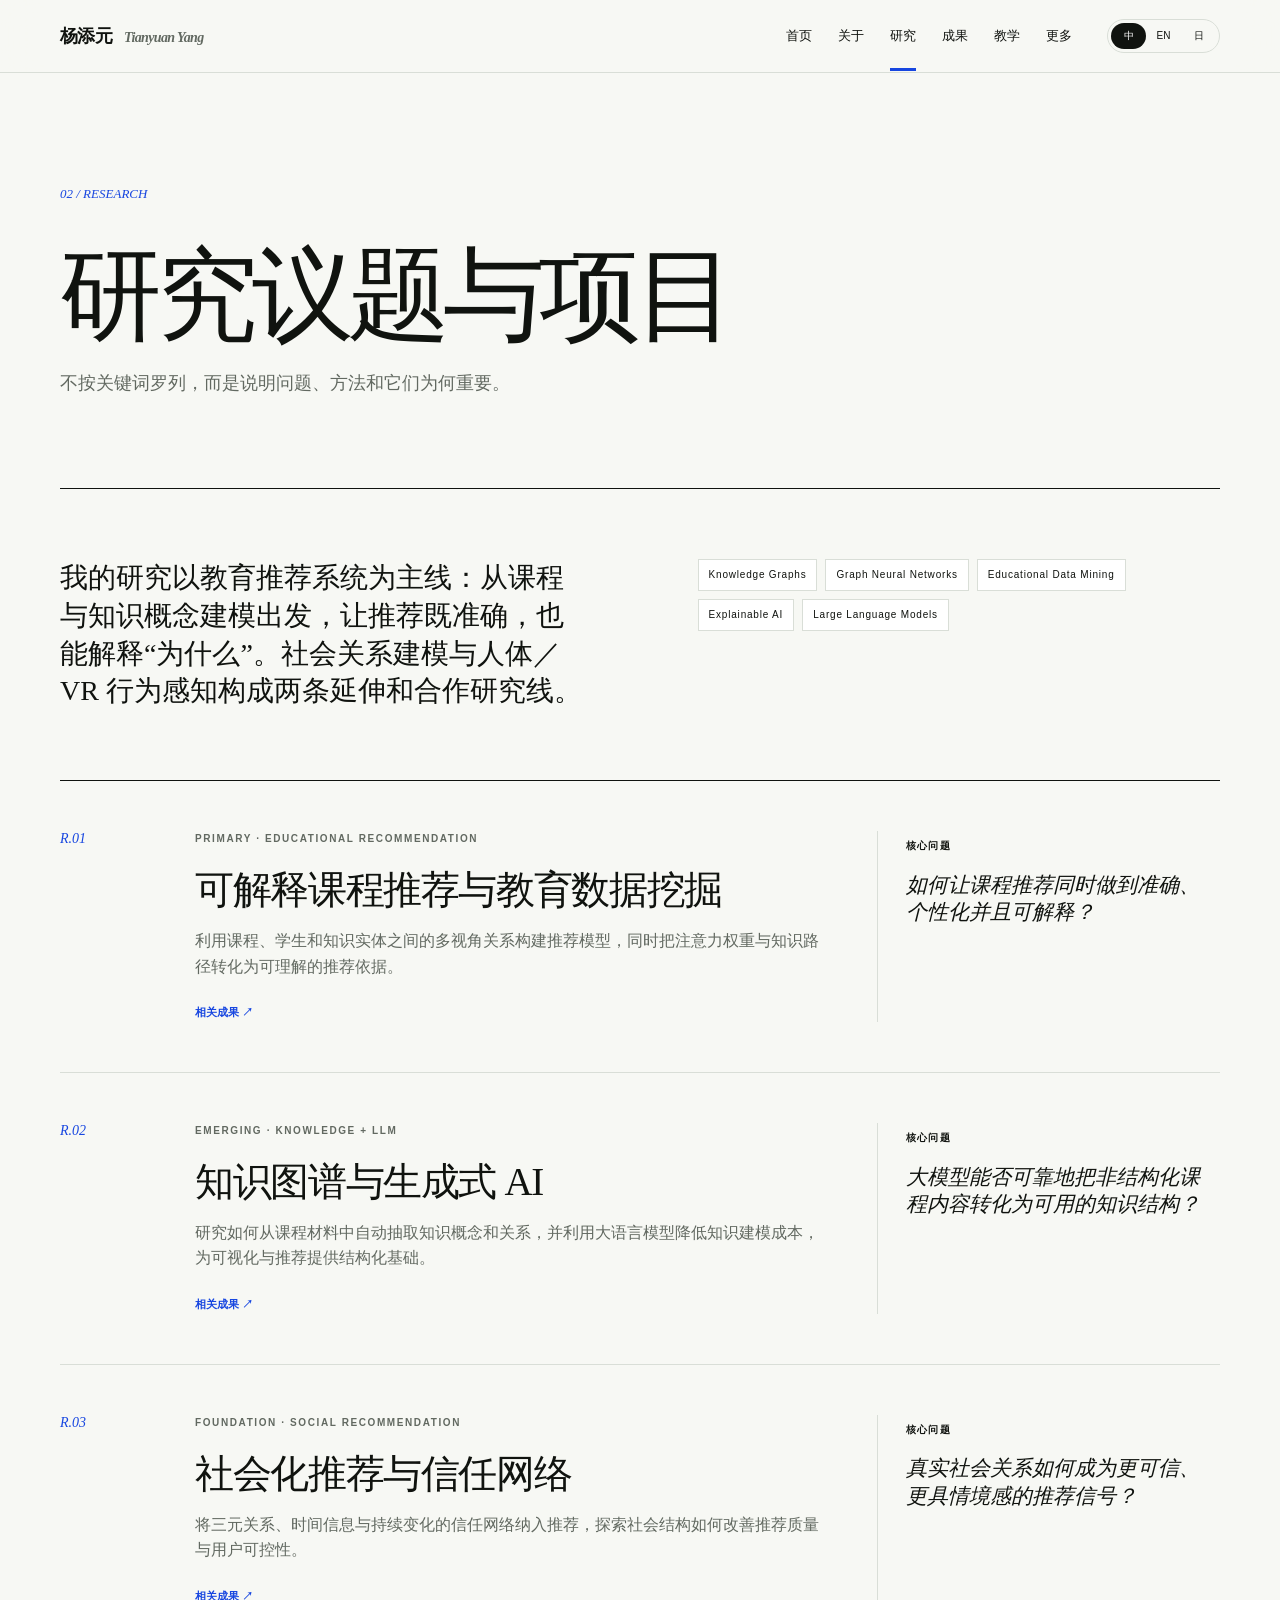
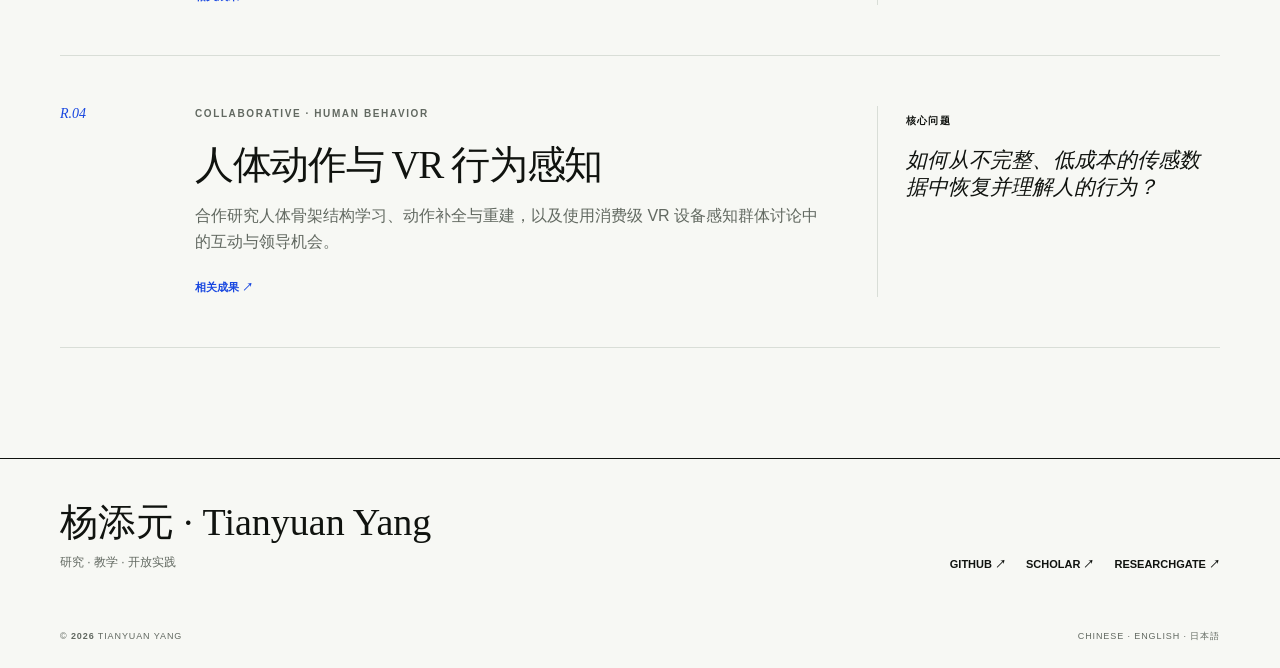
<file: research.html>
<!doctype html><html lang="zh-CN"><head><meta charset="utf-8"><meta name="viewport" content="width=device-width,initial-scale=1"><meta name="description" content="杨添元的研究方向与项目"><title>研究 · 杨添元</title><link rel="stylesheet" href="styles.css?v=20260719-7"><script src="script.js?v=20260719-7" defer></script></head><body data-page="research"><a class="skip" href="#main" data-i18n="skip">跳到正文</a><header data-site-header class="site-header"><div class="nav-shell wrap"><a class="brand" href="index.html?v=20260719-7""><strong>杨添元</strong><span>Tianyuan Yang</span></a><button class="menu-button" aria-expanded="false" aria-label="Menu">☰</button><nav class="main-nav"><a href="index.html?v=20260719-7"">首页</a><a href="about.html?v=20260719-7"">关于</a><a class="active" href="research.html?v=20260719-7"">研究</a><a href="publications.html?v=20260719-7"">成果</a><a href="teaching.html?v=20260719-7"">教学</a><a href="interests.html?v=20260719-7"">更多</a></nav><div class="lang-switch" aria-label="Language"><button class="active">中</button><button>EN</button><button>日</button></div></div></header><main id="main">
<section class="page-head wrap reveal"><p class="page-no">02 / RESEARCH</p><h1 data-i18n="research_title">研究议题与项目</h1><p data-i18n="research_lead">不按关键词罗列，而是说明问题、方法和它们为何重要。</p></section>
<section class="research-intro wrap reveal"><p data-i18n="research_intro">我的研究以教育推荐系统为主线：从课程与知识概念建模出发，让推荐既准确，也能解释“为什么”。社会关系建模与人体／VR 行为感知构成两条延伸和合作研究线。</p><div class="method-list"><span>Knowledge Graphs</span><span>Graph Neural Networks</span><span>Educational Data Mining</span><span>Explainable AI</span><span>Large Language Models</span></div></section>
<section class="research-projects wrap">
<article class="research-row reveal"><div class="research-num">R.01</div><div><p class="micro">PRIMARY · EDUCATIONAL RECOMMENDATION</p><h2 data-i18n="r1_title">可解释课程推荐与教育数据挖掘</h2><p data-i18n="r1_desc">利用课程、学生和知识实体之间的多视角关系构建推荐模型，同时把注意力权重与知识路径转化为可理解的推荐依据。</p><div class="project-links"><a href="publications.html?v=20260719-7""><span data-i18n="related_outputs">相关成果</span> ↗</a></div></div><aside><b data-i18n="question">核心问题</b><p data-i18n="r1_question">如何让课程推荐同时做到准确、个性化并且可解释？</p></aside></article>
<article class="research-row reveal"><div class="research-num">R.02</div><div><p class="micro">EMERGING · KNOWLEDGE + LLM</p><h2 data-i18n="r2_title">知识图谱与生成式 AI</h2><p data-i18n="r2_desc">研究如何从课程材料中自动抽取知识概念和关系，并利用大语言模型降低知识建模成本，为可视化与推荐提供结构化基础。</p><div class="project-links"><a href="publications.html?v=20260719-7""><span data-i18n="related_outputs">相关成果</span> ↗</a></div></div><aside><b data-i18n="question">核心问题</b><p data-i18n="r2_question">大模型能否可靠地把非结构化课程内容转化为可用的知识结构？</p></aside></article>
<article class="research-row reveal"><div class="research-num">R.03</div><div><p class="micro">FOUNDATION · SOCIAL RECOMMENDATION</p><h2 data-i18n="r3_title">社会化推荐与信任网络</h2><p data-i18n="r3_desc">将三元关系、时间信息与持续变化的信任网络纳入推荐，探索社会结构如何改善推荐质量与用户可控性。</p><div class="project-links"><a href="publications.html?v=20260719-7""><span data-i18n="related_outputs">相关成果</span> ↗</a></div></div><aside><b data-i18n="question">核心问题</b><p data-i18n="r3_question">真实社会关系如何成为更可信、更具情境感的推荐信号？</p></aside></article>
<article class="research-row reveal"><div class="research-num">R.04</div><div><p class="micro">COLLABORATIVE · HUMAN BEHAVIOR</p><h2 data-i18n="r4_title">人体动作与 VR 行为感知</h2><p data-i18n="r4_desc">合作研究人体骨架结构学习、动作补全与重建，以及使用消费级 VR 设备感知群体讨论中的互动与领导机会。</p><div class="project-links"><a href="publications.html?v=20260719-7""><span data-i18n="related_outputs">相关成果</span> ↗</a></div></div><aside><b data-i18n="question">核心问题</b><p data-i18n="r4_question">如何从不完整、低成本的传感数据中恢复并理解人的行为？</p></aside></article>
</section></main><footer data-site-footer></footer></body></html>
</file>
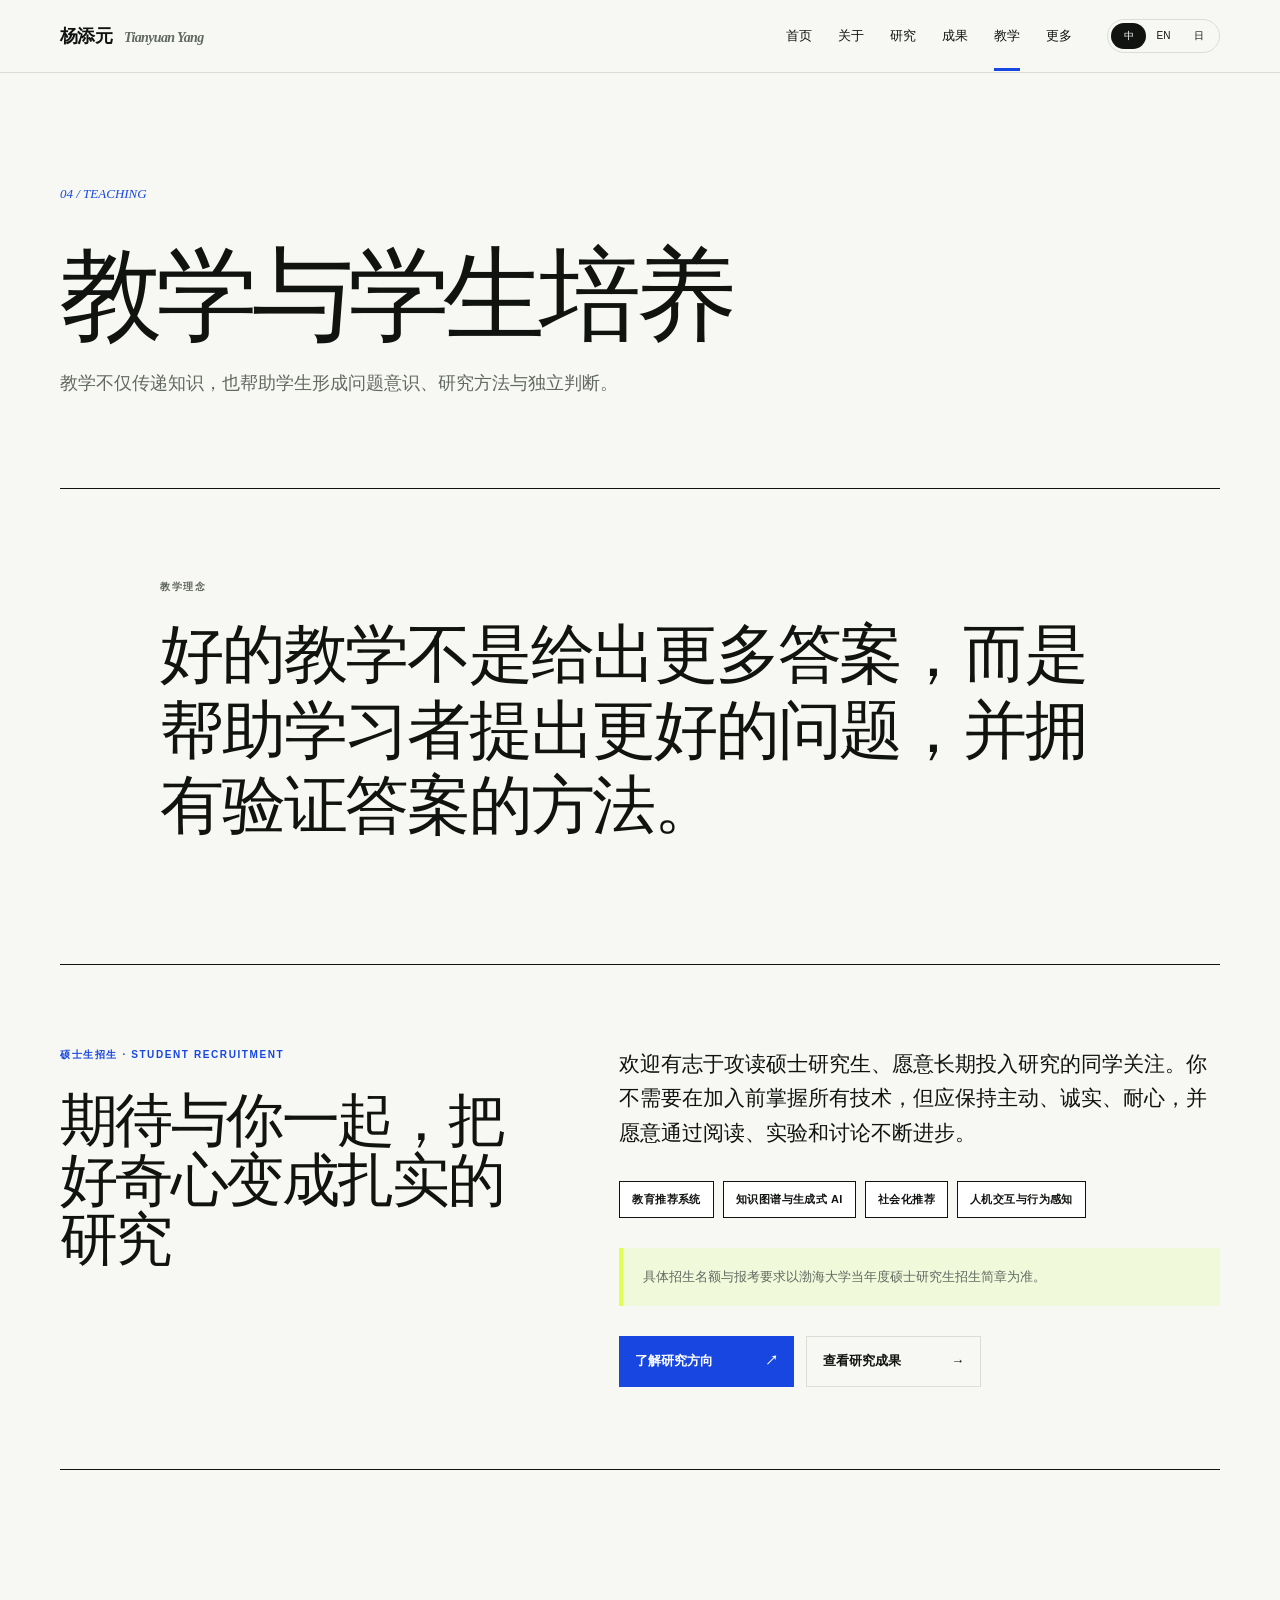
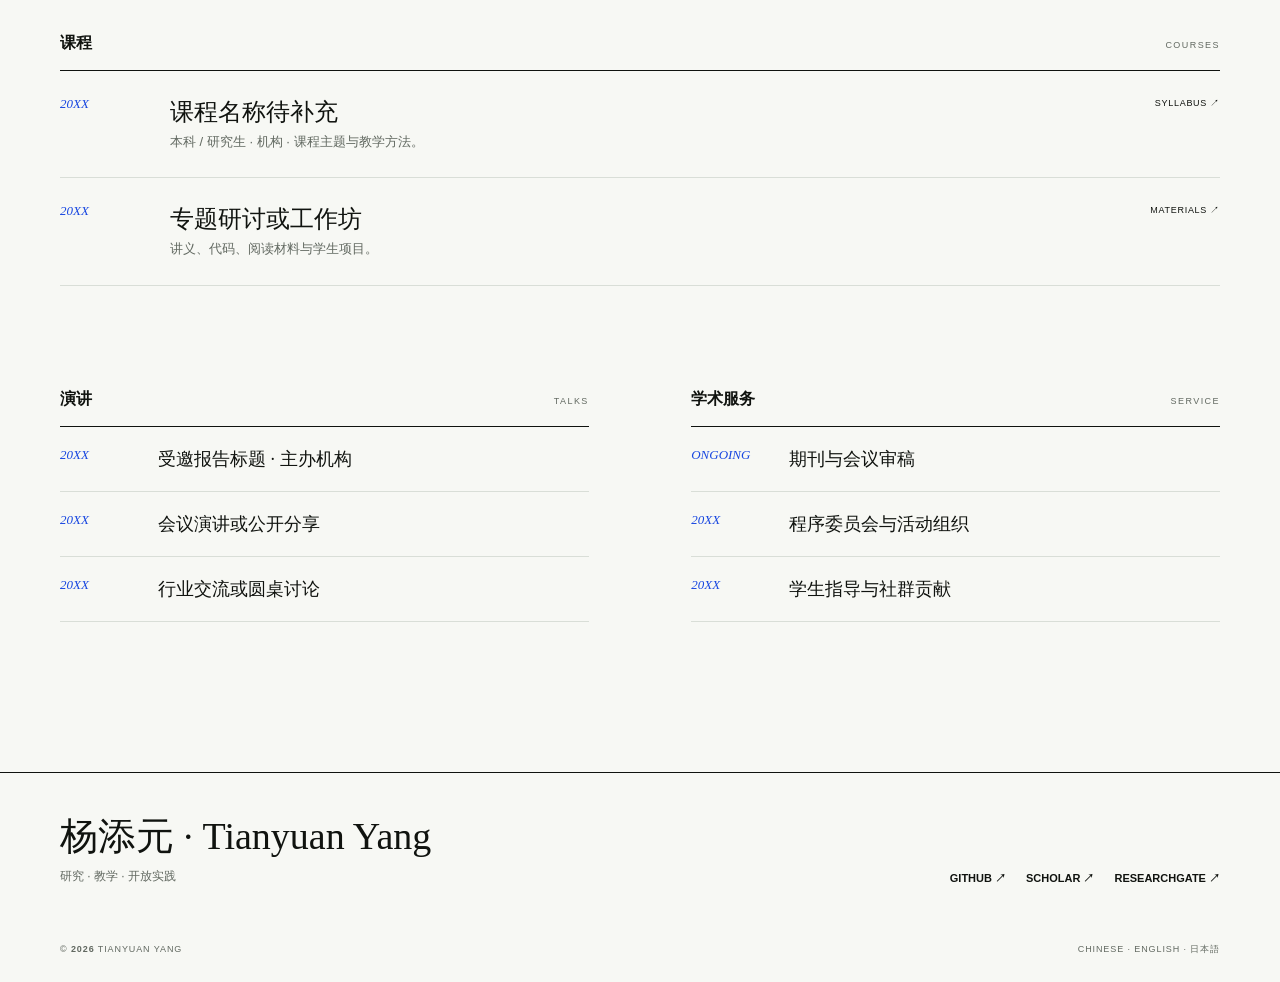
<file: teaching.html>
<!doctype html><html lang="zh-CN"><head><meta charset="utf-8"><meta name="viewport" content="width=device-width,initial-scale=1"><meta name="description" content="杨添元的教学、演讲与学术服务"><title>教学 · 杨添元</title><link rel="stylesheet" href="styles.css?v=20260720-10"><script src="script.js?v=20260720-5" defer></script></head><body data-page="teaching"><a class="skip" href="#main" data-i18n="skip">跳到正文</a><header data-site-header class="site-header"><div class="nav-shell wrap"><a class="brand" href="index.html?v=20260720-8""><strong>杨添元</strong><span>Tianyuan Yang</span></a><button class="menu-button" aria-expanded="false" aria-label="Menu">☰</button><nav class="main-nav"><a href="index.html?v=20260720-8"">首页</a><a href="about.html?v=20260720-8"">关于</a><a href="research.html?v=20260719-7"">研究</a><a href="publications.html?v=20260720-publications-2"">成果</a><a class="active" href="teaching.html?v=20260720-9"">教学</a><a href="interests.html?v=20260719-7"">更多</a></nav><div class="lang-switch" aria-label="Language"><button class="active">中</button><button>EN</button><button>日</button></div></div></header><main id="main">
<section class="page-head wrap reveal"><p class="page-no">04 / TEACHING</p><h1 data-i18n="teaching_title">教学与学生培养</h1><p data-i18n="teaching_lead">教学不仅传递知识，也帮助学生形成问题意识、研究方法与独立判断。</p></section>
<section class="teaching-quote wrap reveal"><p class="micro" data-i18n="teaching_philosophy">教学理念</p><blockquote data-i18n="teaching_quote">好的教学不是给出更多答案，而是帮助学习者提出更好的问题，并拥有验证答案的方法。</blockquote></section>
<section id="recruitment" class="recruit-section wrap reveal"><div class="recruit-heading"><p class="micro" data-i18n="recruit_kicker">JOIN THE GROUP · 硕士生招生</p><h2 data-i18n="recruit_about_title">期待与你一起，把好奇心变成扎实的研究</h2></div><div class="recruit-copy"><p data-i18n="recruit_about_desc">欢迎有志于攻读硕士研究生、愿意长期投入研究的同学关注。你不需要在加入前掌握所有技术，但应保持主动、诚实、耐心，并愿意通过阅读、实验和讨论不断进步。</p><div class="recruit-topics"><span data-i18n="recruit_topic_1">教育推荐系统</span><span data-i18n="recruit_topic_2">知识图谱与生成式 AI</span><span data-i18n="recruit_topic_3">社会化推荐</span><span data-i18n="recruit_topic_4">人机交互与行为感知</span></div><p class="recruit-note" data-i18n="recruit_note">具体招生名额与报考要求以渤海大学当年度硕士研究生招生简章为准。</p><div class="recruit-links"><a class="solid-link" href="research.html?v=20260719-7"><span data-i18n="recruit_research">了解研究方向</span><b>↗</b></a><a class="line-link" href="publications.html?v=20260720-publications-2"><span data-i18n="recruit_outputs">查看研究成果</span><b>→</b></a></div></div></section>
<section class="catalog wrap reveal"><div class="section-label"><span data-i18n="courses">课程</span><small>COURSES</small></div><div class="catalog-list"><article><span>20XX</span><div><h2 data-i18n="course1_title">课程名称待补充</h2><p data-i18n="course1_desc">本科 / 研究生 · 机构 · 课程主题与教学方法。</p></div><a href="#">SYLLABUS ↗</a></article><article><span>20XX</span><div><h2 data-i18n="course2_title">专题研讨或工作坊</h2><p data-i18n="course2_desc">讲义、代码、阅读材料与学生项目。</p></div><a href="#">MATERIALS ↗</a></article></div></section>
<section class="two-catalogs wrap"><div class="catalog reveal"><div class="section-label"><span data-i18n="talks">演讲</span><small>TALKS</small></div><div class="mini-list"><article><time>20XX</time><h3 data-i18n="talk1">受邀报告标题 · 主办机构</h3></article><article><time>20XX</time><h3 data-i18n="talk2">会议演讲或公开分享</h3></article><article><time>20XX</time><h3 data-i18n="talk3">行业交流或圆桌讨论</h3></article></div></div><div class="catalog reveal"><div class="section-label"><span data-i18n="service">学术服务</span><small>SERVICE</small></div><div class="mini-list"><article><time>ONGOING</time><h3 data-i18n="service1">期刊与会议审稿</h3></article><article><time>20XX</time><h3 data-i18n="service2">程序委员会与活动组织</h3></article><article><time>20XX</time><h3 data-i18n="service3">学生指导与社群贡献</h3></article></div></div></section>
</main><footer data-site-footer></footer></body></html>
</file>
<file: styles.css>
:root{--bg:#f7f8f4;--paper:#fff;--ink:#10130f;--muted:#626961;--line:#d9ded7;--blue:#1746e0;--lime:#dfff54;--sans:"Helvetica Neue",Arial,"Noto Sans SC","Noto Sans JP",sans-serif;--serif:"Iowan Old Style","Times New Roman","Noto Serif SC","Noto Serif JP",serif;--wrap:min(1160px,calc(100% - 56px))}
*{box-sizing:border-box}html{scroll-behavior:smooth}body{margin:0;background:var(--bg);color:var(--ink);font-family:var(--sans);line-height:1.6;-webkit-font-smoothing:antialiased}a{color:inherit;text-decoration:none}button{font:inherit;color:inherit}.wrap{width:var(--wrap);margin-inline:auto}.skip{position:fixed;z-index:100;top:-60px;left:20px;padding:10px 15px;background:var(--ink);color:#fff}.skip:focus{top:12px}
.site-header{position:sticky;top:0;z-index:40;border-bottom:1px solid var(--line);background:rgba(247,248,244,.92);backdrop-filter:blur(18px)}.nav-shell{height:72px;display:flex;align-items:center;gap:35px}.brand{display:flex;align-items:baseline;gap:12px;font-weight:800;letter-spacing:-.04em}.brand strong{font-size:18px}.brand span{font-family:var(--serif);font-style:italic;color:var(--muted);font-size:14px}.main-nav{display:flex;align-items:center;gap:26px;margin-left:auto;font-size:13px}.main-nav a{position:relative;padding:25px 0}.main-nav a:after{content:"";position:absolute;left:0;right:100%;bottom:0;height:3px;background:var(--blue);transition:right .2s}.main-nav a:hover:after,.main-nav a.active:after{right:0}.lang-switch{display:flex;border:1px solid var(--line);border-radius:999px;padding:3px}.lang-switch button{border:0;background:transparent;border-radius:999px;min-width:35px;padding:5px 7px;font-size:10px;cursor:pointer}.lang-switch button.active{background:var(--ink);color:#fff}.menu-button{display:none;border:0;background:transparent;font-size:22px;padding:8px;cursor:pointer}
.home-hero{min-height:680px;display:grid;grid-template-columns:1.55fr .7fr;gap:9vw;align-items:center;padding-block:90px 75px}.micro{font-size:10px;font-weight:800;letter-spacing:.16em;text-transform:uppercase;color:var(--muted);margin:0 0 22px}.live-dot{display:inline-block;width:8px;height:8px;border-radius:50%;background:#24ad67;margin-right:9px;box-shadow:0 0 0 5px rgba(36,173,103,.12)}.hero-main h1{max-width:790px;font:500 clamp(52px,6.5vw,91px)/.98 var(--serif);letter-spacing:-.06em;margin:0 0 32px}.hero-intro{max-width:680px;color:var(--muted);font-size:18px}.hero-actions{display:flex;gap:12px;margin-top:36px}.solid-link,.line-link{display:inline-flex;align-items:center;justify-content:space-between;gap:42px;min-width:175px;padding:14px 16px;font-size:13px;font-weight:700;transition:.2s}.solid-link{background:var(--blue);color:#fff}.line-link{border:1px solid var(--line)}.solid-link:hover,.line-link:hover{transform:translateY(-3px);box-shadow:0 15px 30px rgba(16,19,15,.1)}.portrait{position:relative;background:var(--lime);padding:14px 14px 0}.portrait:after{content:"";position:absolute;inset:12px -12px -12px 12px;border:1px solid var(--ink);z-index:-1}.portrait img{display:block;width:100%;aspect-ratio:1;object-fit:cover;filter:grayscale(1) contrast(1.05)}.portrait>span{display:block;padding:10px 0 8px;font:italic 12px var(--serif)}.role{padding-top:30px}.role small{display:block;color:var(--muted);font-size:10px;letter-spacing:.12em}.role strong{display:block;margin:7px 0 3px}.role p{margin:0;color:var(--muted);font-size:13px}
.home-index{border-top:1px solid var(--line)}.home-index>a{display:grid;grid-template-columns:70px 1fr auto;align-items:center;gap:20px;padding:27px 18px 27px 0;border-bottom:1px solid var(--line);transition:.25s}.home-index>a:hover{padding-left:18px;background:var(--paper)}.home-index>a>span{font:italic 14px var(--serif);color:var(--blue)}.home-index small{font-size:9px;letter-spacing:.16em;color:var(--muted)}.home-index h2{display:inline;margin:0 18px 0 0;font:500 30px var(--serif)}.home-index p{display:inline;color:var(--muted);font-size:13px}.home-index b{font-size:20px}.home-lower{display:grid;grid-template-columns:1fr 1fr;gap:9vw;padding-block:110px}.manifesto blockquote,.teaching-quote blockquote{margin:0 0 30px;font:500 clamp(30px,3vw,46px)/1.18 var(--serif);letter-spacing:-.035em}.text-link{font-size:12px;font-weight:700;color:var(--blue)}.section-label{display:flex;justify-content:space-between;align-items:baseline;padding-bottom:14px;border-bottom:1px solid var(--ink)}.section-label span{font-weight:750}.section-label small{font-size:9px;letter-spacing:.16em;color:var(--muted)}.updates ol{list-style:none;padding:0;margin:0}.updates li{display:grid;grid-template-columns:90px 1fr;gap:15px;padding:18px 0;border-bottom:1px solid var(--line)}.updates time,.clean-timeline time,.mini-list time{font:italic 13px var(--serif);color:var(--blue)}.updates p{margin:0;font-size:13px}
.page-head{padding:100px 0 72px;border-bottom:1px solid var(--ink)}.page-no{font:italic 13px var(--serif);color:var(--blue)}.page-head h1{font:500 clamp(58px,8vw,112px)/.95 var(--serif);letter-spacing:-.06em;margin:45px 0 25px}.page-head>p:last-child{max-width:650px;color:var(--muted);font-size:18px}.profile-grid{display:grid;grid-template-columns:340px 1fr;gap:10vw;padding-block:95px}.profile-photo img{width:100%;display:block;filter:grayscale(1)}.profile-photo p{font:italic 14px var(--serif);margin-top:14px}.long-copy{font-size:18px;line-height:1.75;max-width:760px}.long-copy p{margin:0 0 22px}.long-copy p:first-child{font:500 30px/1.3 var(--serif);letter-spacing:-.025em}.inline-links{display:flex;gap:22px;margin-top:40px;font-size:12px;font-weight:700;color:var(--blue)}.collaboration-section{padding:90px 0;border-top:1px solid var(--line)}.collab-intro{display:grid;grid-template-columns:minmax(0,1.15fr) minmax(0,.85fr);gap:8vw;align-items:end;padding:48px 0}.collab-intro h2{max-width:680px;margin:0;font:500 clamp(38px,4.7vw,68px)/1.02 var(--serif);letter-spacing:-.045em}.collab-intro p{max-width:520px;margin:0;color:var(--muted);font-size:16px;line-height:1.75}.collab-grid{display:grid;grid-template-columns:repeat(3,1fr);border-top:1px solid var(--ink);border-left:1px solid var(--ink)}.collab-grid article{min-height:230px;padding:30px;display:flex;flex-direction:column;border-right:1px solid var(--ink);border-bottom:1px solid var(--ink)}.collab-grid article>span{font:italic 12px var(--serif);color:var(--blue);letter-spacing:.04em}.collab-grid h3{margin:58px 0 12px;font:500 25px/1.2 var(--serif)}.collab-grid p{margin:auto 0 0;color:var(--muted);font-size:13px;line-height:1.65}.collab-grid .collab-wide{grid-column:1/-1;min-height:auto;display:grid;grid-template-columns:190px 1fr 1.4fr;gap:34px;align-items:center}.collab-wide h3,.collab-wide p{margin:0}.content-section{display:grid;grid-template-columns:200px 1fr;gap:80px;padding:90px 0;border-top:1px solid var(--line)}.clean-timeline article{display:grid;grid-template-columns:100px 1fr;gap:30px;padding:0 0 34px;margin-bottom:34px;border-bottom:1px solid var(--line)}.clean-timeline h2{margin:0;font:500 25px var(--serif)}.clean-timeline p{margin:5px 0 0;color:var(--muted);font-size:14px}.values{display:grid;grid-template-columns:repeat(3,1fr);border:1px solid var(--ink);margin-bottom:110px}.values>div{padding:35px;border-right:1px solid var(--ink)}.values>div:last-child{border:0}.values span,.notes-grid>article>span{font:italic 14px var(--serif);color:var(--blue)}.values h2{font:500 27px var(--serif);margin:45px 0 10px}.values p{color:var(--muted);font-size:13px}
.research-intro{display:grid;grid-template-columns:1fr 1fr;gap:9vw;padding:70px 0}.research-intro>p{font:500 28px/1.35 var(--serif);margin:0}.method-list{display:flex;flex-wrap:wrap;align-content:start;gap:8px}.method-list span{border:1px solid var(--line);padding:7px 10px;font-size:10px;letter-spacing:.08em;background:var(--paper)}.research-projects{border-top:1px solid var(--ink);margin-bottom:110px}.research-row{display:grid;grid-template-columns:90px 1.3fr .7fr;gap:45px;padding:50px 0;border-bottom:1px solid var(--line)}.research-num{font:italic 14px var(--serif);color:var(--blue)}.research-row h2{font:500 39px/1.1 var(--serif);letter-spacing:-.035em;margin:0 0 15px}.research-row>div>p:not(.micro){max-width:650px;color:var(--muted)}.research-row aside{border-left:1px solid var(--line);padding-left:28px}.research-row aside b{font-size:10px;letter-spacing:.12em}.research-row aside p{font:italic 21px/1.3 var(--serif);margin-top:15px}.project-links{display:flex;gap:20px;margin-top:25px;font-size:11px;font-weight:750;color:var(--blue)}
.pub-tools{display:flex;justify-content:space-between;align-items:center;padding:36px 0}.filters{display:flex;gap:7px}.filters button{border:1px solid var(--line);background:transparent;padding:8px 16px;border-radius:50px;font-size:11px;cursor:pointer}.filters button:hover,.filters button.active{background:var(--ink);color:#fff}.pub-tools>p{font:italic 13px var(--serif);color:var(--muted)}.pub-list{border-top:1px solid var(--ink);margin-bottom:110px}.pub-item{display:grid;grid-template-columns:85px 1fr;gap:35px;padding:34px 0;border-bottom:1px solid var(--line)}.pub-item[hidden]{display:none}.pub-item time{display:flex;flex-direction:column;align-items:flex-start;gap:8px;color:var(--blue)}.pub-number{display:grid;place-items:center;width:45px;height:45px;border:1px solid var(--line);font:700 22px/1 var(--sans);letter-spacing:-.05em}.pub-year{font:italic 13px var(--serif)}.pub-type{font-size:9px;letter-spacing:.16em;color:var(--muted);margin-bottom:8px}.pub-item h2{font:500 27px/1.25 var(--serif);margin:0 0 7px}.pub-item p{font-size:13px;color:var(--muted);margin:0}.self-author{color:var(--ink);font-weight:850}.pub-item p.pub-metrics{display:flex;flex-wrap:wrap;gap:6px;margin-top:14px}.pub-metrics span{border:1px solid #c9d3e3;background:#f1f4f8;color:#244b93;padding:3px 9px;font:700 10px/1.35 var(--sans);letter-spacing:.05em}.pub-item .takeaway{margin-top:12px;color:var(--ink);max-width:700px}.pub-actions{display:flex;align-items:start;gap:6px}.pub-actions a{border:1px solid var(--line);padding:5px 8px;font-size:9px}.pub-actions a:hover{border-color:var(--blue);color:var(--blue)}
.teaching-quote{padding:90px 0;max-width:960px;margin-inline:auto}.teaching-quote blockquote{font-size:clamp(38px,5vw,65px)}.catalog{padding:50px 0}.catalog-list article{display:grid;grid-template-columns:80px 1fr auto;gap:30px;padding:25px 0;border-bottom:1px solid var(--line)}.catalog-list article>span{font:italic 13px var(--serif);color:var(--blue)}.catalog-list h2{font:500 24px var(--serif);margin:0}.catalog-list p{font-size:13px;color:var(--muted);margin:4px 0 0}.catalog-list a{font-size:9px;letter-spacing:.08em}.two-catalogs{display:grid;grid-template-columns:1fr 1fr;gap:8vw;padding-bottom:100px}.mini-list article{display:grid;grid-template-columns:80px 1fr;gap:18px;padding:20px 0;border-bottom:1px solid var(--line)}.mini-list h3{font:500 18px var(--serif);margin:0}
.notes-grid{display:grid;grid-template-columns:repeat(2,1fr);gap:1px;background:var(--line);border:1px solid var(--line);margin-block:75px 110px}.notes-grid article{min-height:250px;padding:34px;background:var(--bg);position:relative}.notes-grid article:hover{background:var(--paper)}.notes-grid .note-feature{grid-column:1/-1;min-height:360px;background:var(--blue);color:#fff}.note-feature h2{font:500 clamp(45px,6vw,75px) var(--serif);margin:55px 0 15px}.note-feature p:not(.micro){max-width:650px;color:rgba(255,255,255,.72)}.note-feature>span{position:absolute;right:34px;bottom:28px;color:var(--lime)}.notes-grid article:not(.note-feature) h2{font:500 33px var(--serif);margin:75px 0 12px}.notes-grid article:not(.note-feature) p{color:var(--muted);font-size:13px}
.site-footer{border-top:1px solid var(--ink);padding:38px 0 25px}.footer-top{display:grid;grid-template-columns:1fr auto;gap:40px;align-items:end}.footer-name strong{display:block;font:500 38px var(--serif)}.footer-name span{color:var(--muted);font-size:12px}.footer-links{display:flex;gap:20px;font-size:11px;font-weight:700}.footer-bottom{display:flex;justify-content:space-between;margin-top:55px;color:var(--muted);font-size:9px;letter-spacing:.1em}.reveal,.js-motion .reveal,.js-motion .reveal.in{opacity:1;transform:none;transition:none}
@media(max-width:880px){.main-nav{display:none;position:absolute;left:0;right:0;top:72px;padding:22px 28px;background:var(--bg);border-bottom:1px solid var(--ink);flex-direction:column;align-items:start;gap:0}.main-nav.open{display:flex}.main-nav a{padding:11px 0;font:500 25px var(--serif)}.menu-button{display:block;margin-left:auto}.home-hero{grid-template-columns:1fr;padding-top:65px}.hero-aside{display:grid;grid-template-columns:240px 1fr;gap:35px;align-items:end}.home-lower,.profile-grid,.research-intro{grid-template-columns:1fr}.profile-photo{max-width:300px}.collab-intro{grid-template-columns:1fr;gap:24px}.collab-grid{grid-template-columns:1fr 1fr}.collab-grid .collab-wide{grid-column:1/-1;grid-template-columns:150px 1fr}.collab-wide p{grid-column:2}.content-section{grid-template-columns:1fr;gap:35px}.research-row{grid-template-columns:65px 1fr}.research-row aside{grid-column:2}.values{grid-template-columns:1fr}.values>div{border-right:0;border-bottom:1px solid var(--ink)}.values>div:last-child{border-bottom:0}.two-catalogs{grid-template-columns:1fr}}
@media(max-width:600px){:root{--wrap:min(100% - 32px,1160px)}.nav-shell{height:64px}.brand span{display:none}.main-nav{top:64px}.lang-switch{order:2}.home-hero{min-height:auto;padding:48px 0 60px}.hero-main h1{font-size:48px}.hero-intro{font-size:16px}.hero-actions{flex-direction:column}.hero-aside{display:block}.portrait{max-width:280px;margin-top:35px}.home-index>a{grid-template-columns:45px 1fr auto}.home-index p{display:block;margin:5px 0 0}.home-lower{grid-template-columns:1fr;padding-block:75px}.page-head{padding:65px 0 50px}.page-head h1{font-size:54px;margin-top:32px}.profile-grid{padding-block:60px}.long-copy{font-size:16px}.long-copy p:first-child{font-size:25px}.collaboration-section{padding:65px 0}.collab-intro{padding:35px 0}.collab-intro h2{font-size:38px}.collab-grid{grid-template-columns:1fr}.collab-grid .collab-wide{grid-column:1;display:flex;min-height:230px;align-items:initial}.collab-wide h3{margin:58px 0 12px}.collab-wide p{margin:auto 0 0}.content-section{padding:65px 0}.research-row{grid-template-columns:1fr;gap:15px;padding:38px 0}.research-row aside{grid-column:1;border-left:0;border-top:1px solid var(--line);padding:20px 0 0}.research-row h2{font-size:32px}.pub-tools{display:block}.filters{overflow-x:auto;padding-bottom:8px}.pub-tools>p{margin-bottom:0}.pub-item{grid-template-columns:55px 1fr;gap:18px}.pub-actions{grid-column:2}.catalog-list article{grid-template-columns:55px 1fr}.catalog-list a{grid-column:2}.notes-grid{grid-template-columns:1fr}.notes-grid .note-feature{grid-column:1}.footer-top{grid-template-columns:1fr}.footer-bottom{display:block}.footer-bottom span{display:block;margin-top:8px}}

/* Research cover hero */
.cover-hero{position:relative;isolation:isolate;overflow:hidden;margin-top:28px;min-height:650px;padding-inline:clamp(28px,5vw,72px);grid-template-columns:minmax(0,1.45fr) minmax(270px,.55fr);gap:clamp(40px,7vw,100px);border:1px solid rgba(16,19,15,.14);background:#f7f8f4}
.cover-hero:before{content:"";position:absolute;inset:0;z-index:-2;background-image:linear-gradient(90deg,rgba(247,248,244,.98) 0%,rgba(247,248,244,.91) 48%,rgba(247,248,244,.45) 100%),url("assets/research-cover.jpg");background-size:cover;background-position:center;filter:saturate(.95)}
.cover-hero:after{content:"";position:absolute;right:-9%;bottom:-48%;width:56%;aspect-ratio:1;border-radius:50%;background:rgba(201,255,49,.72);filter:blur(90px);z-index:-1}
.cover-hero .hero-main{max-width:780px}.cover-hero .hero-main h1{text-wrap:balance}
.hero-name-en{font:italic clamp(24px,2.4vw,38px)/1 var(--serif);color:var(--blue);margin:-18px 0 22px}.hero-identity{font-size:12px;font-weight:800;letter-spacing:.1em;text-transform:uppercase;margin:0 0 24px}.identity-portrait{align-self:center;justify-self:end;width:min(100%,300px)}.portrait-frame{position:relative;background:var(--lime);padding:10px}.portrait-frame:after{content:"";position:absolute;inset:14px -12px -12px 14px;border:1px solid var(--ink);z-index:-1}.portrait-frame img{display:block;width:100%;height:auto;aspect-ratio:3/4;object-fit:contain;filter:saturate(.82) contrast(1.03)}.portrait-meta{display:flex;justify-content:space-between;gap:12px;margin:22px 0 10px;font-size:9px;font-weight:800;letter-spacing:.1em}.identity-portrait .academic-links{background:rgba(247,248,244,.86);padding:0 12px;border:1px solid var(--ink)}
.research-card{align-self:end;margin-bottom:8px;padding:28px;background:rgba(247,248,244,.88);border:1px solid var(--ink);box-shadow:12px 12px 0 var(--lime);backdrop-filter:blur(12px)}
.research-card .micro{margin-bottom:28px}.research-card>strong{display:block;font:500 30px/1.05 var(--serif);letter-spacing:-.03em}.research-card>p:not(.micro){color:var(--muted);font-size:13px;line-height:1.6;margin:14px 0 22px}.academic-links{display:grid;border-top:1px solid var(--line)}.academic-links a{display:flex;justify-content:space-between;padding:11px 0;border-bottom:1px solid var(--line);font-size:11px;font-weight:800;letter-spacing:.06em}.academic-links a:hover{color:var(--blue);padding-left:5px}.card-mark{display:block;margin-top:26px;font:italic 11px var(--serif);color:var(--blue)}
.profile-source{color:var(--muted);font-size:12px}.pub-item h2{max-width:780px}.pub-actions a{white-space:nowrap}
.pub-item h2 a{text-decoration-thickness:1px;text-underline-offset:5px;text-decoration-color:transparent;transition:.2s}.pub-item h2 a:hover{color:var(--blue);text-decoration-color:currentColor}.pub-item:has(h2 a:hover){background:rgba(201,255,49,.12)}
@media(max-width:880px){.cover-hero{grid-template-columns:1fr;margin-top:18px;padding-inline:clamp(24px,6vw,54px);background-position:68% center}.cover-hero:before{background-image:linear-gradient(180deg,rgba(247,248,244,.96) 0%,rgba(247,248,244,.88) 58%,rgba(247,248,244,.7) 100%),url("assets/research-cover.jpg")}.research-card{max-width:430px;margin:0 0 20px}.cover-hero .hero-aside{display:block}}
@media(max-width:600px){.cover-hero{margin-top:10px;padding:52px 22px 44px;border-left:0;border-right:0}.cover-hero .hero-main h1{font-size:54px}.hero-name-en{margin-top:-12px}.identity-portrait{max-width:280px;margin-top:20px}.research-card{margin-top:10px;padding:22px;box-shadow:8px 8px 0 var(--lime)}.research-card>strong{font-size:26px}}
.recruit-invite{display:grid;grid-template-columns:108px minmax(0,1fr) 180px;gap:36px;align-items:center;margin-top:72px;padding:28px 0;border-top:1px solid var(--ink);border-bottom:1px solid var(--ink)}.recruit-label{display:grid;place-content:center;gap:7px;width:108px;height:108px;background:var(--lime);color:var(--ink);text-align:center}.recruit-label span{font-size:9px;font-weight:900;letter-spacing:.18em}.recruit-label small{font-size:13px;font-weight:800}.recruit-message .micro{margin:0 0 12px;color:var(--blue)}.recruit-message h2{margin:0;font:500 clamp(30px,3.1vw,43px)/1.1 var(--serif);letter-spacing:-.035em}.recruit-message>p:last-child{margin:11px 0 0;color:var(--muted);font-size:13px}.recruit-link{display:flex;justify-content:space-between;align-items:center;gap:20px;min-height:70px;padding-left:26px;border-left:1px solid var(--line);font-size:12px;font-weight:800;color:var(--blue)}.recruit-link b{font-size:20px;transition:.2s}.recruit-link:hover b{transform:translate(4px,-4px)}
.recruit-section{display:grid;grid-template-columns:minmax(260px,.85fr) minmax(0,1.15fr);gap:9vw;margin-bottom:110px;padding:82px 0;border-top:1px solid var(--ink);border-bottom:1px solid var(--ink);scroll-margin-top:100px}.recruit-heading .micro{color:var(--blue);margin:0 0 28px}.recruit-heading h2{margin:0;font:500 clamp(38px,4.5vw,64px)/1.04 var(--serif);letter-spacing:-.045em}.recruit-copy>p:first-child{margin:0 0 30px;font:500 21px/1.65 var(--serif)}.recruit-topics{display:flex;flex-wrap:wrap;gap:9px;margin:0 0 30px}.recruit-topics span{padding:9px 12px;border:1px solid var(--ink);background:var(--paper);font-size:11px;font-weight:750;letter-spacing:.04em}.recruit-note{padding:18px 20px;border-left:4px solid var(--lime);background:rgba(201,255,49,.13);color:var(--muted);font-size:13px;line-height:1.7}.recruit-links{display:flex;flex-wrap:wrap;gap:12px;margin-top:30px}
@media(max-width:880px){.recruit-invite{grid-template-columns:90px minmax(0,1fr);gap:26px}.recruit-label{width:90px;height:90px}.recruit-link{grid-column:2;min-height:auto;padding:18px 0 0;border-left:0;border-top:1px solid var(--line)}.recruit-section{grid-template-columns:1fr;gap:34px;margin-inline:24px}}
@media(max-width:600px){.recruit-invite{grid-template-columns:1fr;gap:20px;margin-top:46px;padding:24px 0}.recruit-label{display:flex;align-items:center;gap:12px;width:max-content;height:auto;padding:10px 13px}.recruit-message h2{font-size:32px}.recruit-link{grid-column:1}.recruit-section{margin-inline:22px;padding:62px 0}.recruit-heading h2{font-size:42px}.recruit-links{display:grid}.recruit-links a{justify-content:space-between}}
@media(prefers-reduced-motion:reduce){*{scroll-behavior:auto!important;transition:none!important}.reveal{opacity:1;transform:none}}

/* Life beyond research */
.life-intro{display:grid;grid-template-columns:minmax(0,1.1fr) minmax(300px,.7fr);gap:8vw;align-items:end;padding:82px 0 58px}.life-intro h2{max-width:720px;margin:0;font:500 clamp(42px,5.3vw,74px)/1.02 var(--serif);letter-spacing:-.05em}.life-intro>p{margin:0;color:var(--muted);font-size:16px;line-height:1.8}.interest-keywords{grid-column:1/-1;display:flex;flex-wrap:wrap;gap:8px;padding-top:24px;border-top:1px solid var(--line)}.interest-keywords span,.interest-tags span{border:1px solid var(--line);background:var(--paper);padding:7px 11px;font-size:9px;font-weight:700;letter-spacing:.1em}.life-grid{display:grid;grid-template-columns:repeat(3,1fr);gap:1px;background:var(--ink);border:1px solid var(--ink);margin-bottom:110px}.interest-card{position:relative;overflow:hidden;min-height:600px;padding:34px;background:var(--bg);transition:background .25s,color .25s,transform .25s}.interest-card:hover{z-index:2;transform:translateY(-7px);box-shadow:0 22px 45px rgba(16,19,15,.16)}.interest-index{margin:0 0 74px;font:italic 13px var(--serif);color:var(--blue)}.interest-card>small{display:block;margin:-58px 0 12px;font-size:9px;letter-spacing:.16em;color:var(--muted)}.interest-image{position:relative;overflow:hidden;height:190px;margin:0 0 26px;background:#d9ded7}.interest-image img{width:100%;height:100%;display:block;object-fit:cover;filter:saturate(.88) contrast(1.04);transition:transform .5s,filter .5s}.interest-card:hover .interest-image img{transform:scale(1.045);filter:saturate(1) contrast(1.04)}.image-credit{position:absolute;left:10px;bottom:10px;padding:5px 7px;background:rgba(16,19,15,.76);color:#fff;font-size:7px;font-weight:700;letter-spacing:.08em;backdrop-filter:blur(8px)}.game-card .interest-image img{object-position:center 43%}.board-card .interest-image img{object-position:center 55%}.mystery-card .interest-image img{object-position:center}.interest-card h2{margin:0 0 18px;font:500 32px/1.12 var(--serif);letter-spacing:-.035em}.interest-card>p:not(.interest-index),.interest-copy>p:not(.interest-index){color:var(--muted);font-size:14px;line-height:1.75}.interest-tags{display:flex;flex-wrap:wrap;gap:6px;margin-top:30px}.travel-card{grid-column:1/-1;display:grid;grid-template-columns:minmax(0,.9fr) minmax(440px,1.1fr);gap:7vw;min-height:520px;padding:54px}.travel-card .interest-index{margin-bottom:90px}.travel-card h2{max-width:580px;font-size:clamp(46px,5.4vw,72px)}.travel-card .interest-copy>p:not(.interest-index){max-width:600px;font-size:16px}.travel-visual{position:relative;isolation:isolate;overflow:hidden;min-height:430px;padding:34px;color:#fff;background:#0e2156;box-shadow:14px 14px 0 var(--lime)}.travel-visual>img{position:absolute;inset:0;z-index:-2;width:100%;height:100%;object-fit:cover;object-position:center;filter:saturate(.85) contrast(1.04)}.travel-visual:before{content:"";position:absolute;inset:0;z-index:-1;background:linear-gradient(120deg,rgba(8,20,50,.78) 0%,rgba(8,20,50,.3) 48%,rgba(8,20,50,.05) 72%),linear-gradient(0deg,rgba(8,20,50,.62),transparent 45%)}.travel-visual:after{content:"";position:absolute;width:280px;height:280px;right:-90px;top:-90px;border:1px solid rgba(255,255,255,.5);border-radius:50%;box-shadow:0 0 0 35px rgba(255,255,255,.08),0 0 0 70px rgba(255,255,255,.05)}.busan-mark{display:flex;flex-direction:column;position:relative;z-index:1;text-shadow:0 2px 20px rgba(0,0,0,.35)}.busan-mark span{font-size:9px;letter-spacing:.18em}.busan-mark strong{font:700 clamp(64px,8vw,108px)/.95 var(--sans);letter-spacing:-.085em;margin-top:18px}.busan-mark small{font:italic 13px var(--serif);margin-top:10px}.photo-note{position:absolute;left:34px;right:34px;bottom:30px;display:flex;justify-content:space-between;align-items:end;gap:24px;padding-top:16px;border-top:1px solid rgba(255,255,255,.65);text-shadow:0 1px 12px rgba(0,0,0,.55)}.photo-note b{font-size:12px}.photo-note a{font-size:7px;font-weight:700;letter-spacing:.08em}.board-card{background:var(--ink);color:#fff}.board-card .interest-index{color:var(--lime)}.board-card>small,.board-card>p:not(.interest-index){color:rgba(255,255,255,.6)}.board-card .interest-tags span{color:var(--ink);border-color:#fff}.mystery-card:after{content:"?";position:absolute;right:-14px;bottom:-88px;color:var(--lime);font:700 270px/1 var(--serif);z-index:0;opacity:.75}.mystery-card>*{position:relative;z-index:1}.game-card:before{content:"TACTICAL";position:absolute;right:-44px;top:88px;transform:rotate(90deg);font-size:9px;letter-spacing:.22em;color:var(--line)}
@media(max-width:880px){.life-intro{grid-template-columns:1fr;gap:28px}.life-grid{grid-template-columns:1fr 1fr}.travel-card{grid-column:1/-1;grid-template-columns:1fr;gap:45px}.travel-visual{min-height:390px}.mystery-card{grid-column:1/-1;min-height:340px}}
@media(max-width:600px){.life-intro{padding:60px 0 42px}.life-intro h2{font-size:42px}.life-grid{grid-template-columns:1fr;margin-bottom:80px}.interest-card,.travel-card{grid-column:1;min-height:390px;padding:28px}.travel-card h2{font-size:44px}.travel-card .interest-index,.interest-index{margin-bottom:58px}.travel-visual{min-height:330px;padding:24px;box-shadow:8px 8px 0 var(--lime)}.busan-mark strong{font-size:66px}.photo-note{left:24px;right:24px;bottom:22px;display:block}.photo-note b{display:block;margin-top:5px}.mystery-card{grid-column:1;min-height:390px}}
</file>
